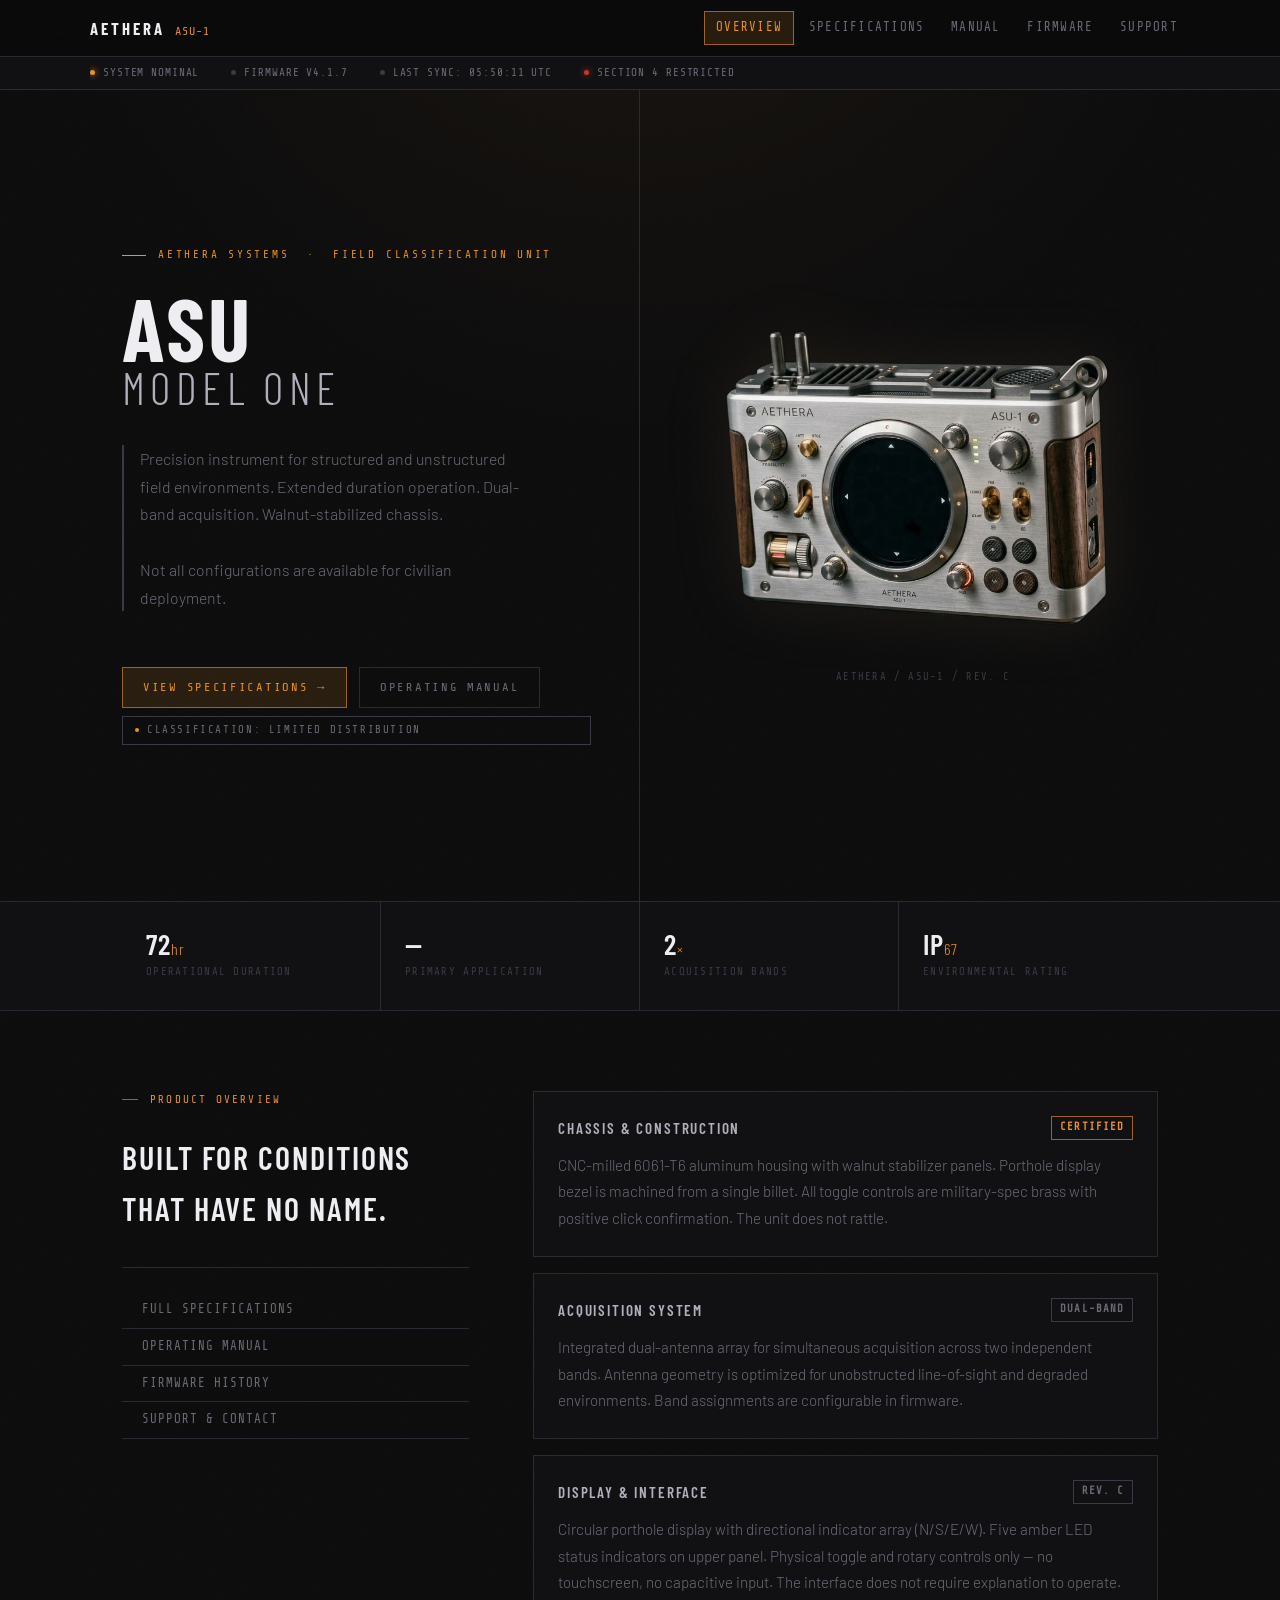
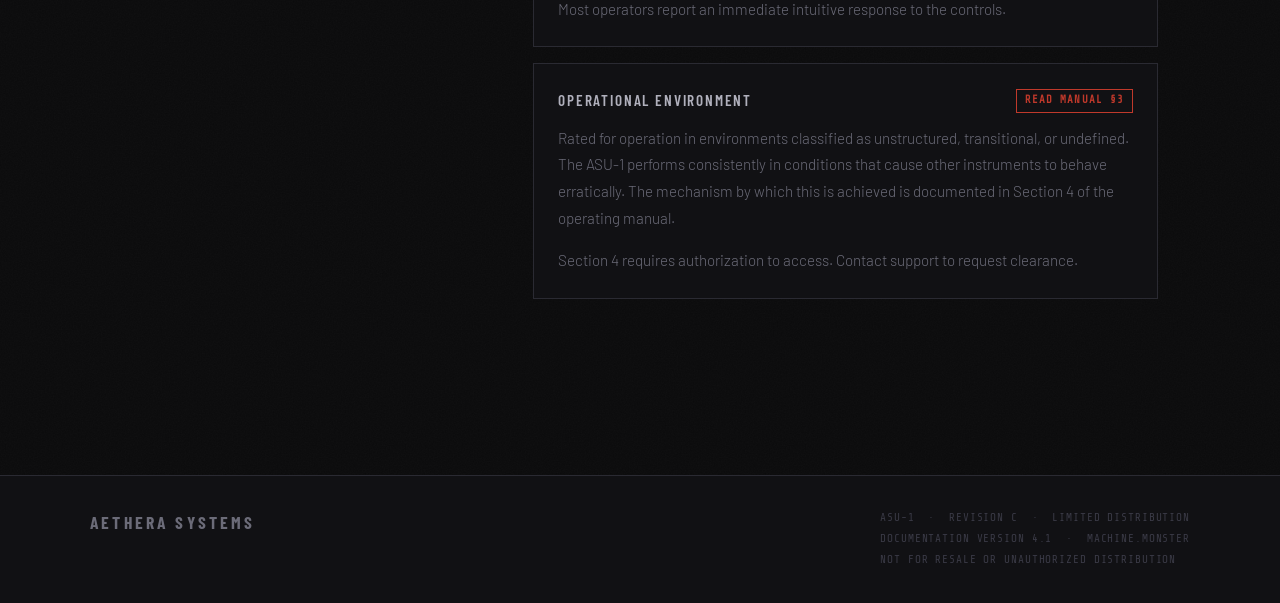
<file: index.html>
<!DOCTYPE html>
<html lang="en">

<head>
  <meta charset="UTF-8">
  <meta name="viewport" content="width=device-width, initial-scale=1.0">
  <title>AETHERA ASU-1 — machine.monster</title>
  <meta name="description" content="AETHERA ASU-1. Field classification unit. Extended duration operation.">
  <link rel="stylesheet" href="style.css">
</head>

<body>

  <header class="site-header">
    <div class="header-inner">
      <a href="./" class="wordmark">
        <span class="brand">Aethera</span>
        <span class="model">ASU-1</span>
      </a>
      <nav>
        <ul>
          <li><a href="./" class="active">Overview</a></li>
          <li><a href="specifications/">Specifications</a></li>
          <li><a href="manual/">Manual</a></li>
          <li><a href="firmware/">Firmware</a></li>
          <li><a href="support/">Support</a></li>
        </ul>
      </nav>
      <button class="nav-toggle" aria-label="Toggle navigation" aria-expanded="false">
        <span class="nav-toggle-bar"></span>
        <span class="nav-toggle-bar"></span>
        <span class="nav-toggle-bar"></span>
      </button>
    </div>
  </header>

  <div class="status-bar">
    <div class="status-bar-inner">
      <div class="status-item"><span class="status-dot"></span> System nominal</div>
      <div class="status-item"><span class="status-dot dim"></span> Firmware v4.1.7</div>
      <div class="status-item"><span class="status-dot dim"></span> Last sync: <span id="sync-time"></span></div>
      <div class="status-item"><span class="status-dot red"></span> Section 4 restricted</div>
    </div>
  </div>

  <main>
    <div class="site-wrapper">
      <div class="hero">
        <div class="hero-left">
          <div class="hero-kicker">Aethera Systems &nbsp;·&nbsp; Field Classification Unit</div>
          <h1>
            ASU
            <span class="model-line">Model One</span>
          </h1>
          <p class="hero-desc">
            Precision instrument for structured and unstructured field environments.
            Extended duration operation. Dual-band acquisition. Walnut-stabilized chassis.
            <br><br>
            Not all configurations are available for civilian deployment.
          </p>
          <div class="hero-links">
            <a href="specifications/" class="btn-primary">View Specifications →</a>
            <a href="manual/" class="btn-ghost">Operating Manual</a>
          </div>
          <div class="classification">
            <span class="cls-dot"></span>
            Classification: Limited Distribution
          </div>
        </div>

        <div class="hero-right">
          <div class="machine-img-wrap">
            <img src="machine.png" alt="AETHERA ASU-1 Field Unit">
            <div class="machine-label">AETHERA / ASU-1 / REV. C</div>
          </div>
        </div>
      </div>
    </div>

    <div class="stats-row">
      <div class="stats-inner">
        <div class="stat-item">
          <div class="stat-value">72<span>hr</span></div>
          <div class="stat-label">Operational Duration</div>
        </div>
        <div class="stat-item">
          <div class="stat-value">—</div>
          <div class="stat-label">Primary Application</div>
        </div>
        <div class="stat-item">
          <div class="stat-value">2<span>×</span></div>
          <div class="stat-label">Acquisition Bands</div>
        </div>
        <div class="stat-item">
          <div class="stat-value">IP<span>67</span></div>
          <div class="stat-label">Environmental Rating</div>
        </div>
      </div>
    </div>

    <div class="site-wrapper">
      <div class="overview">
        <div class="overview-grid">

          <div class="overview-label-col">
            <div class="section-label">Product Overview</div>
            <h2>Built for conditions that have no name.</h2>
            <ul class="nav-list">
              <li><a href="specifications/">Full Specifications</a></li>
              <li><a href="manual/">Operating Manual</a></li>
              <li><a href="firmware/">Firmware History</a></li>
              <li><a href="support/">Support & Contact</a></li>
            </ul>
          </div>

          <div class="overview-content">
            <div class="panel">
              <div class="panel-title">
                Chassis & Construction
                <span class="panel-tag ok">Certified</span>
              </div>
              <p>CNC-milled 6061-T6 aluminum housing with walnut stabilizer panels. Porthole display bezel is machined
                from a single billet. All toggle controls are military-spec brass with positive click confirmation. The
                unit does not rattle.</p>
            </div>

            <div class="panel">
              <div class="panel-title">
                Acquisition System
                <span class="panel-tag">Dual-Band</span>
              </div>
              <p>Integrated dual-antenna array for simultaneous acquisition across two independent bands. Antenna
                geometry is optimized for unobstructed line-of-sight and degraded environments. Band assignments are
                configurable in firmware.</p>
            </div>

            <div class="panel">
              <div class="panel-title">
                Display & Interface
                <span class="panel-tag">Rev. C</span>
              </div>
              <p>Circular porthole display with directional indicator array (N/S/E/W). Five amber LED status indicators
                on upper panel. Physical toggle and rotary controls only — no touchscreen, no capacitive input. The
                interface does not require explanation to operate. Most operators report an immediate intuitive response
                to the controls.</p>
            </div>

            <div class="panel">
              <div class="panel-title">
                Operational Environment
                <span class="panel-tag warn">Read Manual §3</span>
              </div>
              <p>Rated for operation in environments classified as unstructured, transitional, or undefined. The ASU-1
                performs consistently in conditions that cause other instruments to behave erratically. The mechanism by
                which this is achieved is documented in Section 4 of the operating manual.</p>
              <p class="note-access">Section 4 requires
                authorization to access. Contact support to request clearance.</p>
            </div>

          </div>
        </div>
      </div>
    </div>
  </main>

  <footer>
    <div class="footer-inner">
      <div class="footer-brand">Aethera Systems</div>
      <div class="footer-meta">
        ASU-1 &nbsp;·&nbsp; Revision C &nbsp;·&nbsp; Limited Distribution<br>
        Documentation version 4.1 &nbsp;·&nbsp; machine.monster<br>
        Not for resale or unauthorized distribution
      </div>
    </div>
  </footer>

  <script>
    const now = new Date();
    const pad = n => String(n).padStart(2, '0');
    document.getElementById('sync-time').textContent =
      `${pad(now.getHours())}:${pad(now.getMinutes())}:${pad(now.getSeconds())} UTC`;

    const navToggle = document.querySelector('.nav-toggle');
    const siteHeader = document.querySelector('.site-header');
    navToggle.addEventListener('click', () => {
      const open = siteHeader.classList.toggle('nav-open');
      navToggle.setAttribute('aria-expanded', open);
    });
    document.addEventListener('click', e => {
      if (!siteHeader.contains(e.target)) {
        siteHeader.classList.remove('nav-open');
        navToggle.setAttribute('aria-expanded', 'false');
      }
    });
  </script>

</body>

</html>
</file>
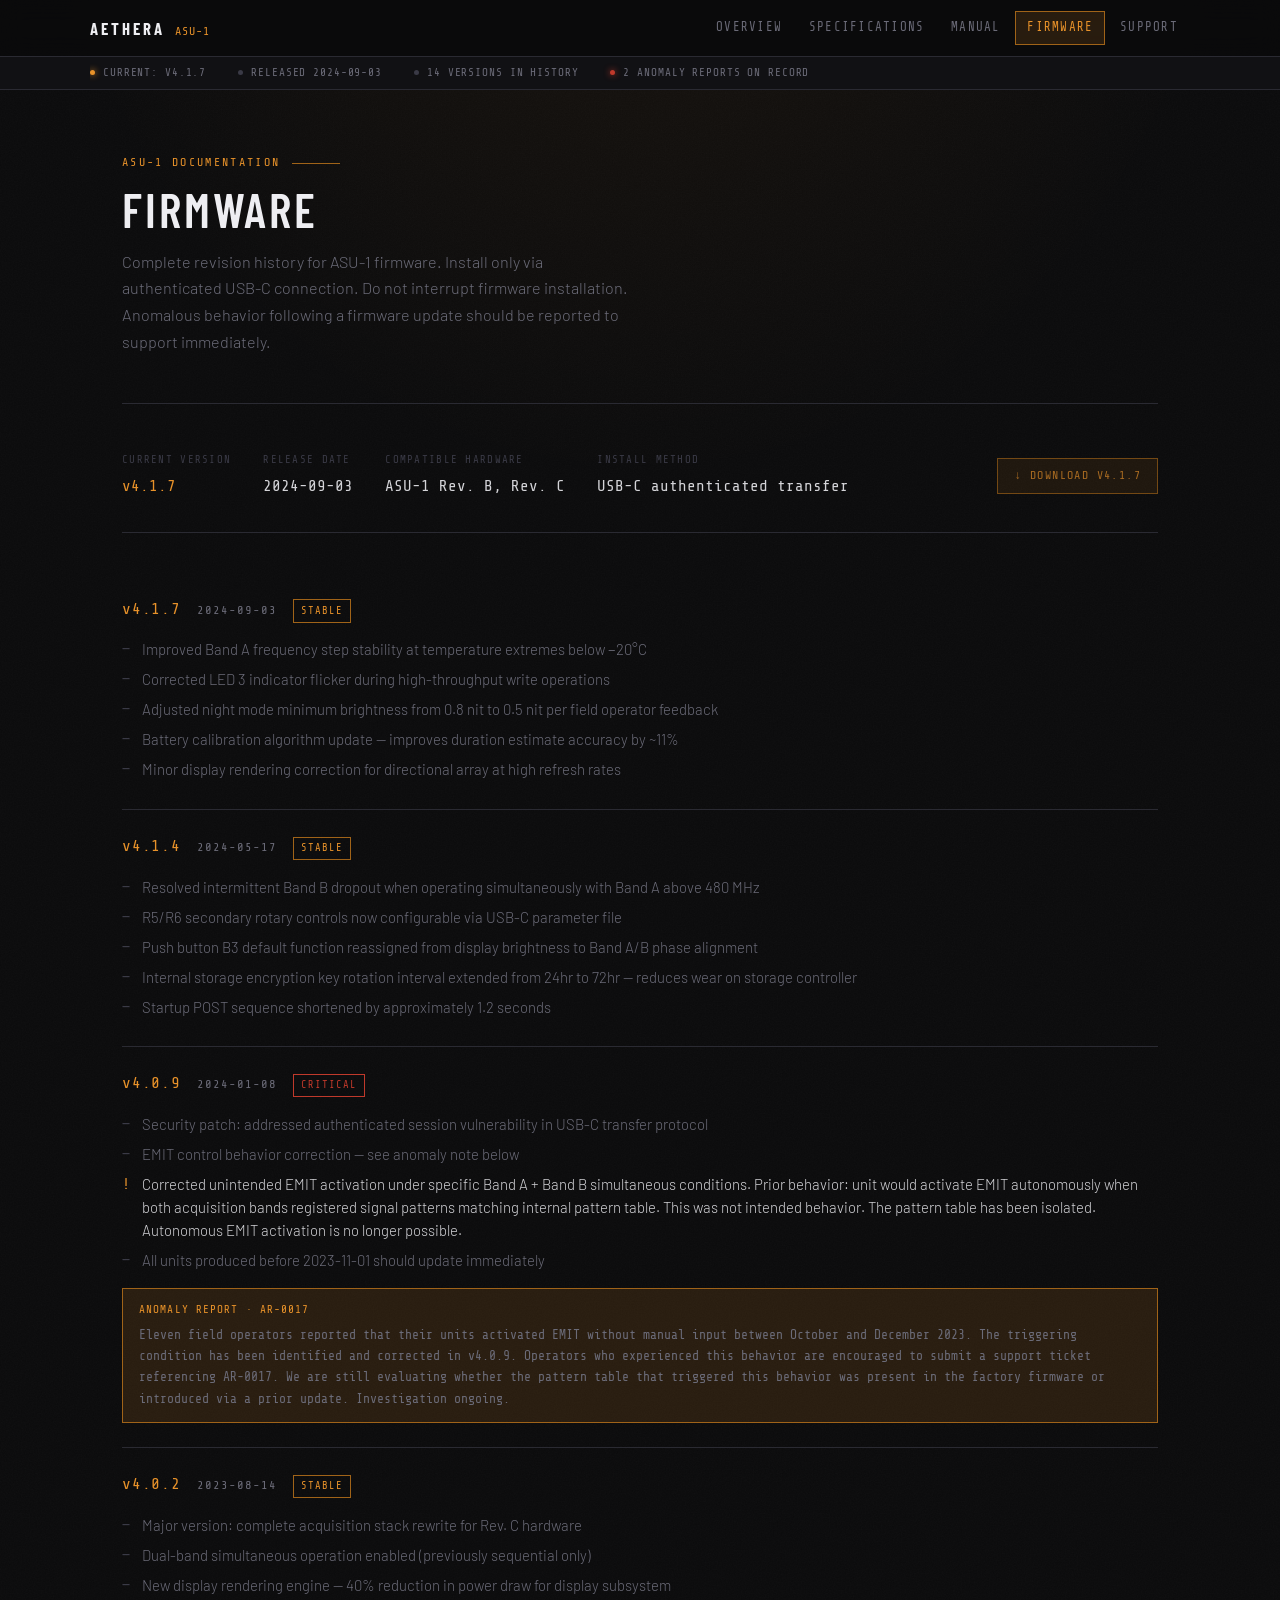
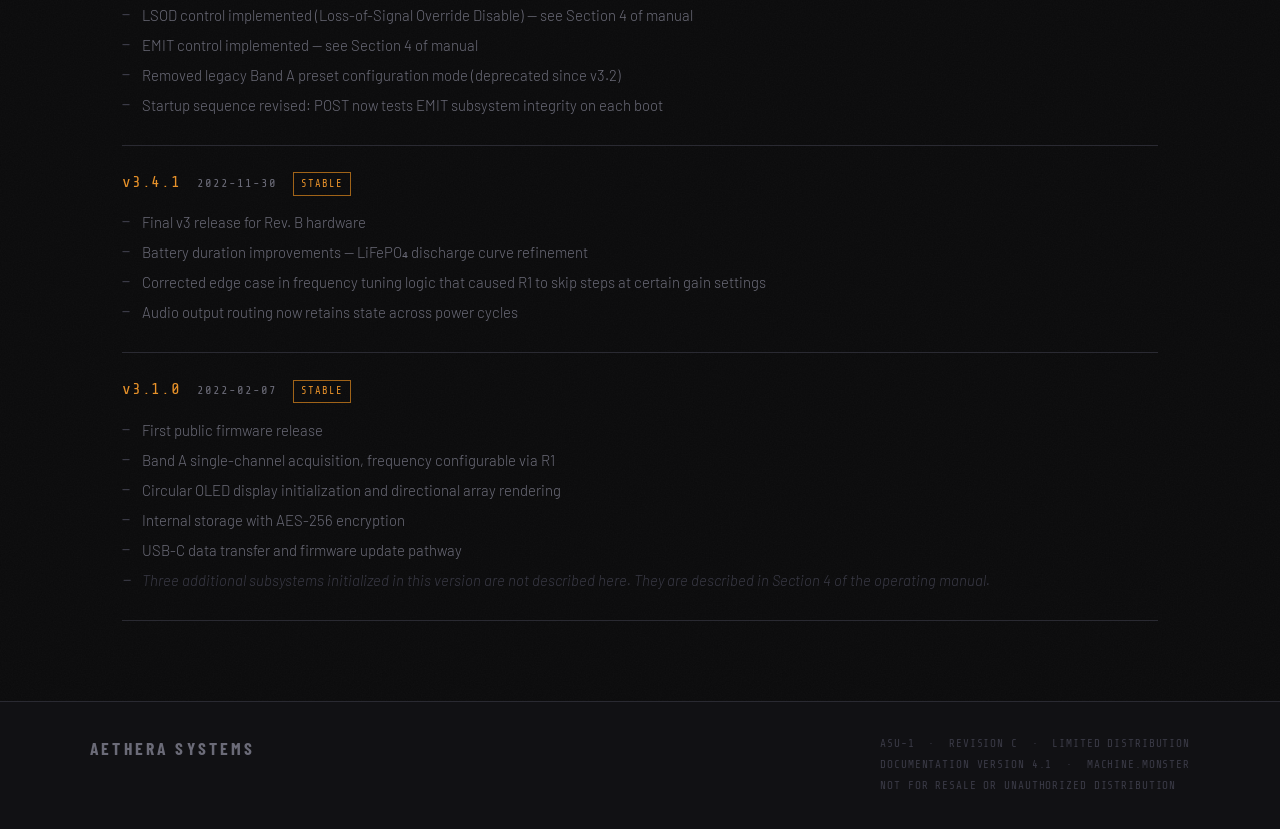
<file: firmware/index.html>
<!DOCTYPE html>
<html lang="en">
<head>
  <meta charset="UTF-8">
  <meta name="viewport" content="width=device-width, initial-scale=1.0">
  <title>Firmware — AETHERA ASU-1</title>
  <link rel="stylesheet" href="../style.css">
</head>
<body>

  <header class="site-header">
    <div class="header-inner">
      <a href="../" class="wordmark">
        <span class="brand">Aethera</span>
        <span class="model">ASU-1</span>
      </a>
      <nav>
        <ul>
          <li><a href="../">Overview</a></li>
          <li><a href="../specifications/">Specifications</a></li>
          <li><a href="../manual/">Manual</a></li>
          <li><a href="../firmware/" class="active">Firmware</a></li>
          <li><a href="../support/">Support</a></li>
        </ul>
      </nav>
      <button class="nav-toggle" aria-label="Toggle navigation" aria-expanded="false">
        <span class="nav-toggle-bar"></span>
        <span class="nav-toggle-bar"></span>
        <span class="nav-toggle-bar"></span>
      </button>
    </div>
  </header>

  <div class="status-bar">
    <div class="status-bar-inner">
      <div class="status-item"><span class="status-dot"></span> Current: v4.1.7</div>
      <div class="status-item"><span class="status-dot dim"></span> Released 2024-09-03</div>
      <div class="status-item"><span class="status-dot dim"></span> 14 versions in history</div>
      <div class="status-item"><span class="status-dot red"></span> 2 anomaly reports on record</div>
    </div>
  </div>

  <main>
    <div class="site-wrapper">
      <div class="page-hero">
        <div class="eyebrow">ASU-1 Documentation</div>
        <h1>Firmware</h1>
        <p class="subtitle">Complete revision history for ASU-1 firmware. Install only via authenticated USB-C connection. Do not interrupt firmware installation. Anomalous behavior following a firmware update should be reported to support immediately.</p>
      </div>

      <div class="fw-meta-bar">
        <div class="fw-meta-item">
          <span class="fw-meta-label">Current Version</span>
          <span class="fw-meta-value amber">v4.1.7</span>
        </div>
        <div class="fw-meta-item">
          <span class="fw-meta-label">Release Date</span>
          <span class="fw-meta-value">2024-09-03</span>
        </div>
        <div class="fw-meta-item">
          <span class="fw-meta-label">Compatible Hardware</span>
          <span class="fw-meta-value">ASU-1 Rev. B, Rev. C</span>
        </div>
        <div class="fw-meta-item">
          <span class="fw-meta-label">Install Method</span>
          <span class="fw-meta-value">USB-C authenticated transfer</span>
        </div>
        <div class="fw-download-wrap">
          <span class="fw-install-btn">↓ Download v4.1.7</span>
        </div>
      </div>

      <!-- v4.1.7 -->
      <div class="fw-entry">
        <div class="fw-header">
          <span class="fw-version">v4.1.7</span>
          <span class="fw-date">2024-09-03</span>
          <span class="fw-tag stable">Stable</span>
        </div>
        <ul class="fw-changes">
          <li>Improved Band A frequency step stability at temperature extremes below −20°C</li>
          <li>Corrected LED 3 indicator flicker during high-throughput write operations</li>
          <li>Adjusted night mode minimum brightness from 0.8 nit to 0.5 nit per field operator feedback</li>
          <li>Battery calibration algorithm update — improves duration estimate accuracy by ~11%</li>
          <li>Minor display rendering correction for directional array at high refresh rates</li>
        </ul>
      </div>

      <!-- v4.1.4 -->
      <div class="fw-entry">
        <div class="fw-header">
          <span class="fw-version">v4.1.4</span>
          <span class="fw-date">2024-05-17</span>
          <span class="fw-tag stable">Stable</span>
        </div>
        <ul class="fw-changes">
          <li>Resolved intermittent Band B dropout when operating simultaneously with Band A above 480 MHz</li>
          <li>R5/R6 secondary rotary controls now configurable via USB-C parameter file</li>
          <li>Push button B3 default function reassigned from display brightness to Band A/B phase alignment</li>
          <li>Internal storage encryption key rotation interval extended from 24hr to 72hr — reduces wear on storage controller</li>
          <li>Startup POST sequence shortened by approximately 1.2 seconds</li>
        </ul>
      </div>

      <!-- v4.0.9 -->
      <div class="fw-entry">
        <div class="fw-header">
          <span class="fw-version">v4.0.9</span>
          <span class="fw-date">2024-01-08</span>
          <span class="fw-tag critical">Critical</span>
        </div>
        <ul class="fw-changes">
          <li>Security patch: addressed authenticated session vulnerability in USB-C transfer protocol</li>
          <li>EMIT control behavior correction — see anomaly note below</li>
          <li class="anomaly">Corrected unintended EMIT activation under specific Band A + Band B simultaneous conditions. Prior behavior: unit would activate EMIT autonomously when both acquisition bands registered signal patterns matching internal pattern table. This was not intended behavior. The pattern table has been isolated. Autonomous EMIT activation is no longer possible.</li>
          <li>All units produced before 2023-11-01 should update immediately</li>
        </ul>
        <div class="anomaly-note">
          <span class="an-label">Anomaly Report · AR-0017</span>
          Eleven field operators reported that their units activated EMIT without manual input between October and December 2023. The triggering condition has been identified and corrected in v4.0.9. Operators who experienced this behavior are encouraged to submit a support ticket referencing AR-0017. We are still evaluating whether the pattern table that triggered this behavior was present in the factory firmware or introduced via a prior update. Investigation ongoing.
        </div>
      </div>

      <!-- v4.0.2 -->
      <div class="fw-entry">
        <div class="fw-header">
          <span class="fw-version">v4.0.2</span>
          <span class="fw-date">2023-08-14</span>
          <span class="fw-tag stable">Stable</span>
        </div>
        <ul class="fw-changes">
          <li>Major version: complete acquisition stack rewrite for Rev. C hardware</li>
          <li>Dual-band simultaneous operation enabled (previously sequential only)</li>
          <li>New display rendering engine — 40% reduction in power draw for display subsystem</li>
          <li>LSOD control implemented (Loss-of-Signal Override Disable) — see Section 4 of manual</li>
          <li>EMIT control implemented — see Section 4 of manual</li>
          <li>Removed legacy Band A preset configuration mode (deprecated since v3.2)</li>
          <li>Startup sequence revised: POST now tests EMIT subsystem integrity on each boot</li>
        </ul>
      </div>

      <!-- v3.4.1 -->
      <div class="fw-entry">
        <div class="fw-header">
          <span class="fw-version">v3.4.1</span>
          <span class="fw-date">2022-11-30</span>
          <span class="fw-tag stable">Stable</span>
        </div>
        <ul class="fw-changes">
          <li>Final v3 release for Rev. B hardware</li>
          <li>Battery duration improvements — LiFePO₄ discharge curve refinement</li>
          <li>Corrected edge case in frequency tuning logic that caused R1 to skip steps at certain gain settings</li>
          <li>Audio output routing now retains state across power cycles</li>
        </ul>
      </div>

      <!-- v3.1.0 -->
      <div class="fw-entry">
        <div class="fw-header">
          <span class="fw-version">v3.1.0</span>
          <span class="fw-date">2022-02-07</span>
          <span class="fw-tag stable">Stable</span>
        </div>
        <ul class="fw-changes">
          <li>First public firmware release</li>
          <li>Band A single-channel acquisition, frequency configurable via R1</li>
          <li>Circular OLED display initialization and directional array rendering</li>
          <li>Internal storage with AES-256 encryption</li>
          <li>USB-C data transfer and firmware update pathway</li>
          <li class="redact">Three additional subsystems initialized in this version are not described here. They are described in Section 4 of the operating manual.</li>
        </ul>
      </div>

    </div>
  </main>

  <footer>
    <div class="footer-inner">
      <div class="footer-brand">Aethera Systems</div>
      <div class="footer-meta">
        ASU-1 &nbsp;·&nbsp; Revision C &nbsp;·&nbsp; Limited Distribution<br>
        Documentation version 4.1 &nbsp;·&nbsp; machine.monster<br>
        Not for resale or unauthorized distribution
      </div>
    </div>
  </footer>

  <script>
    const navToggle = document.querySelector('.nav-toggle');
    const siteHeader = document.querySelector('.site-header');
    navToggle.addEventListener('click', () => {
      const open = siteHeader.classList.toggle('nav-open');
      navToggle.setAttribute('aria-expanded', open);
    });
    document.addEventListener('click', e => {
      if (!siteHeader.contains(e.target)) {
        siteHeader.classList.remove('nav-open');
        navToggle.setAttribute('aria-expanded', 'false');
      }
    });
  </script>
</body>
</html>
</file>
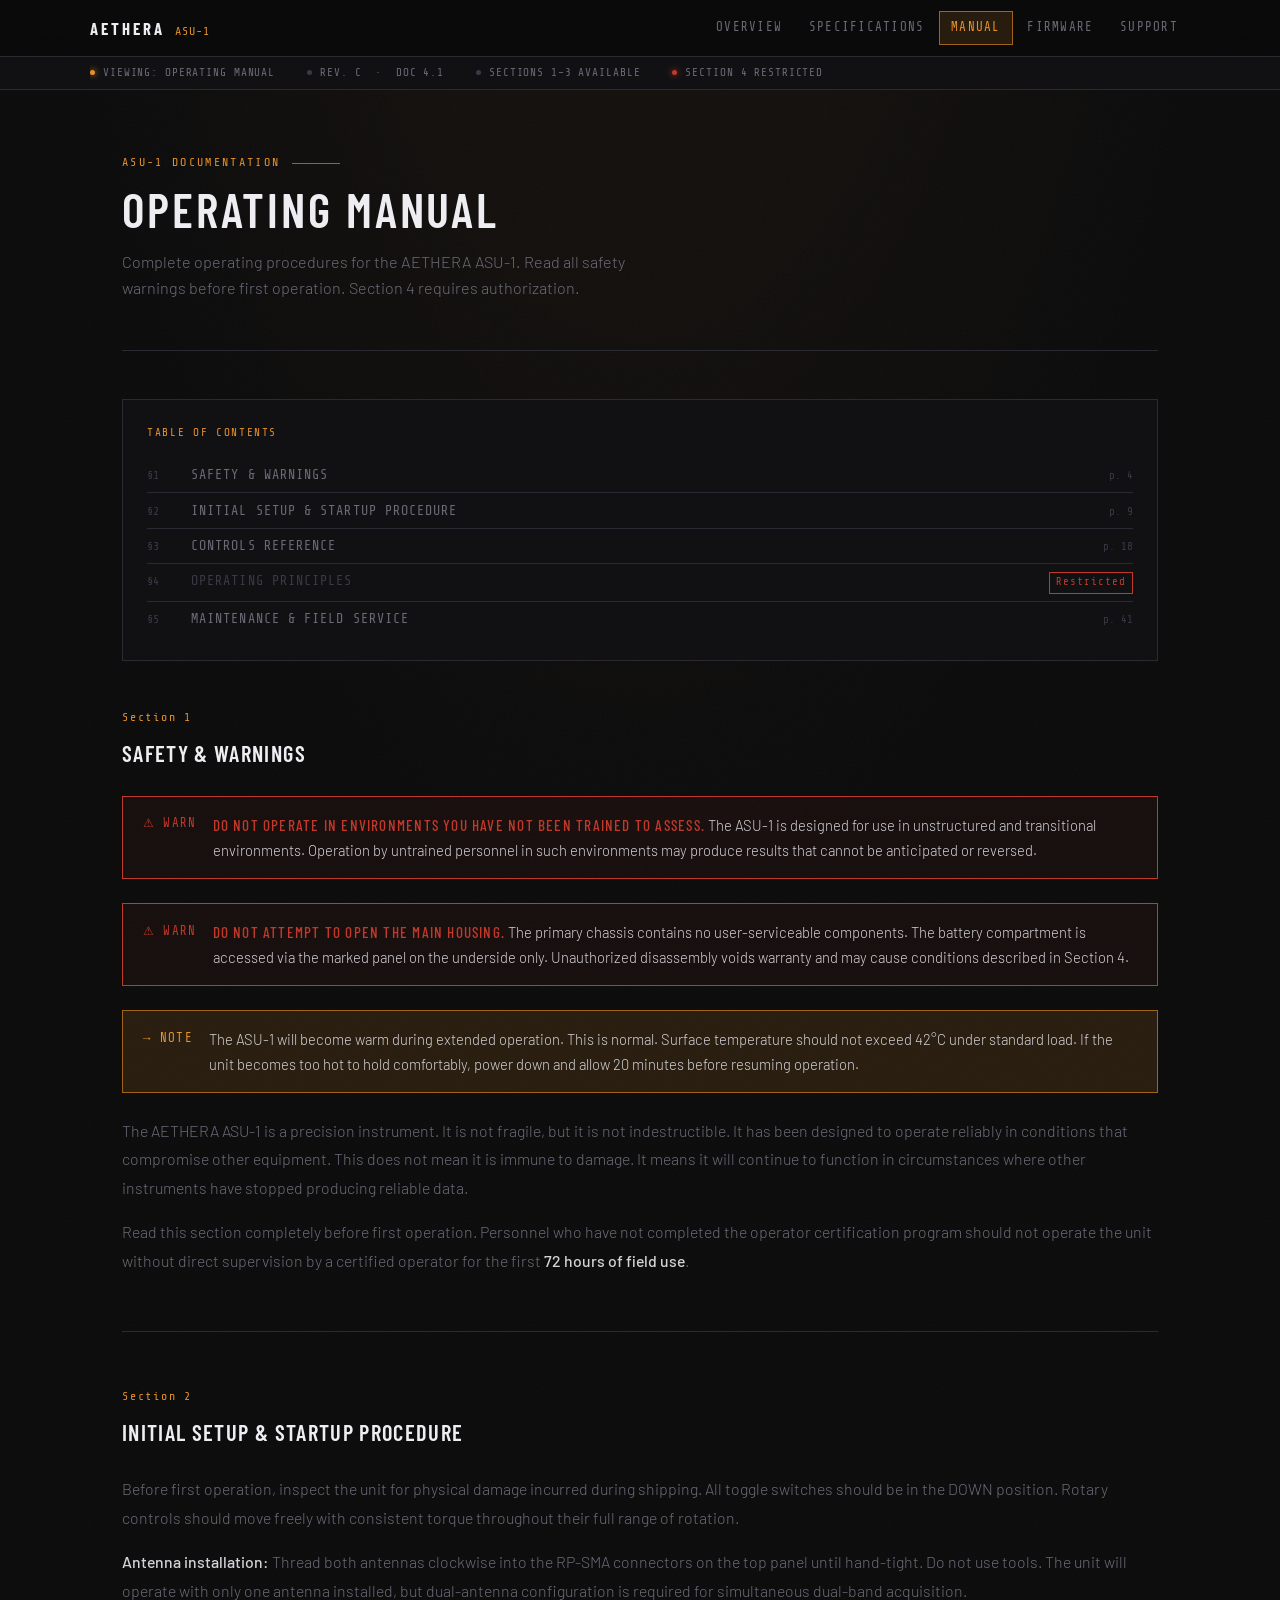
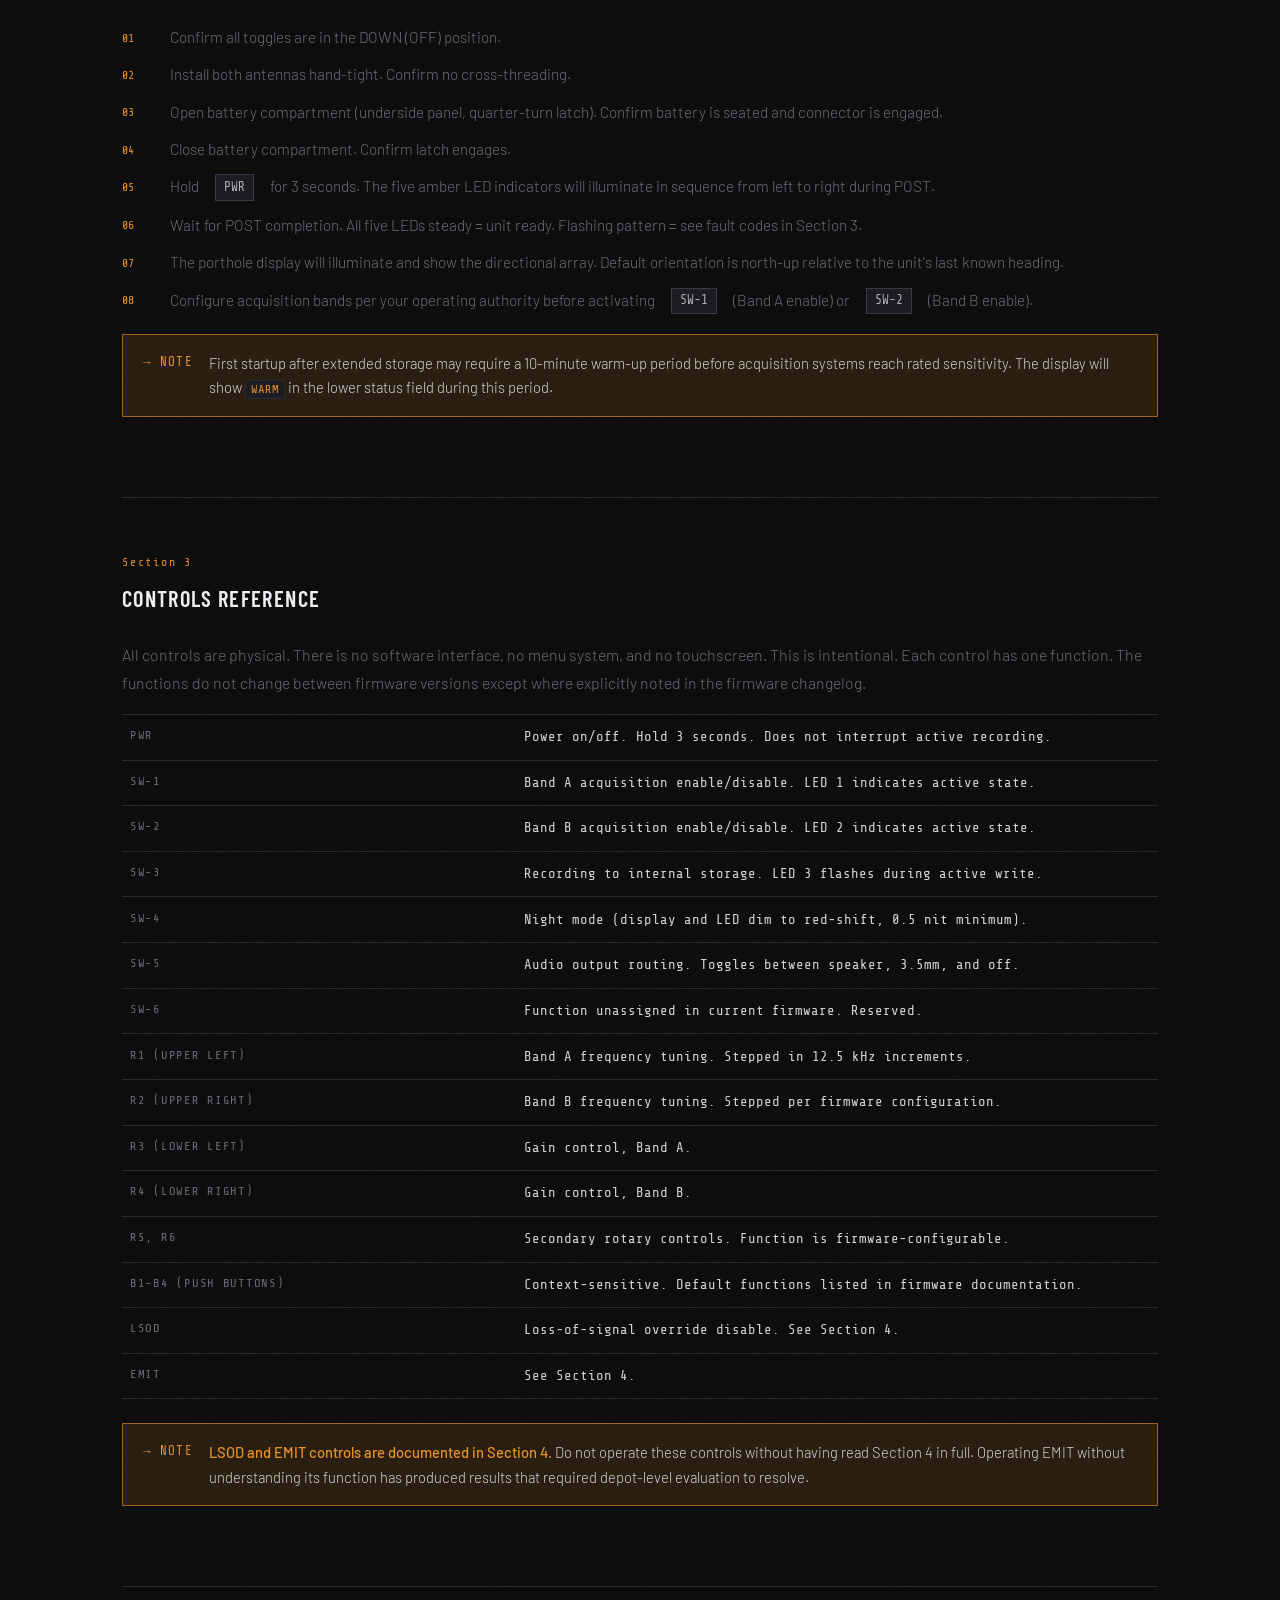
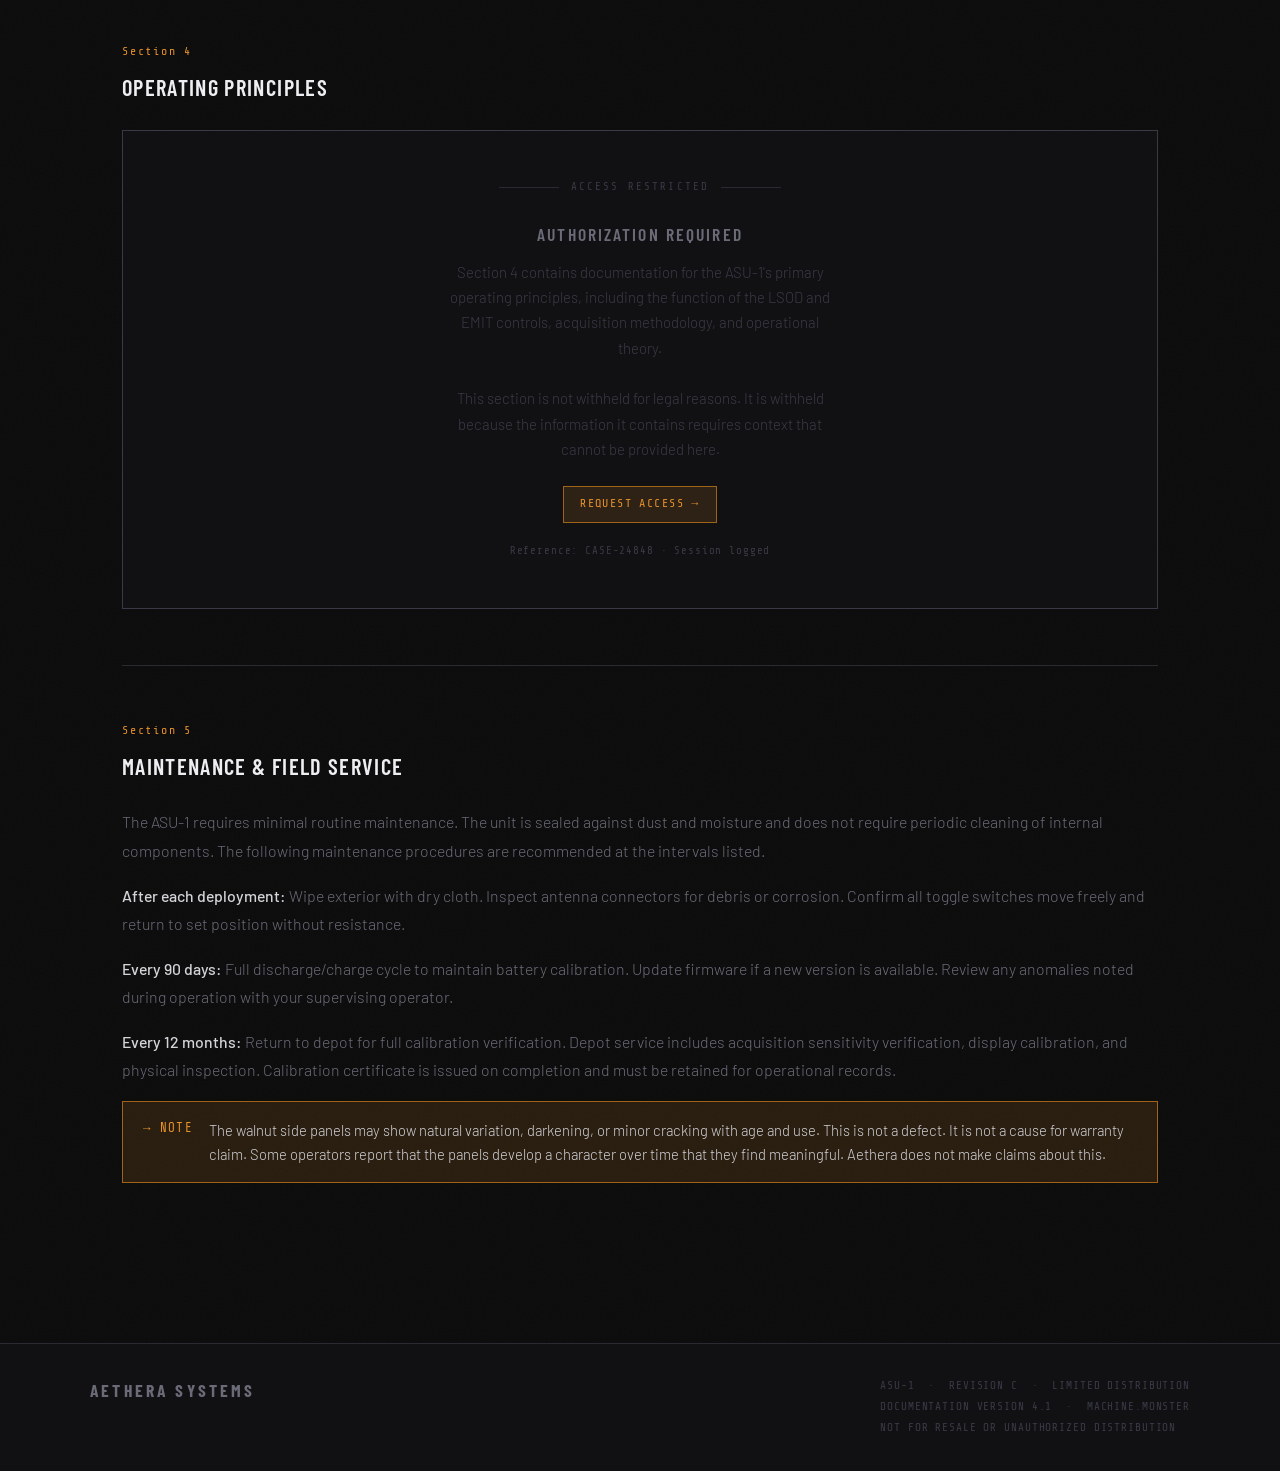
<file: manual/index.html>
<!DOCTYPE html>
<html lang="en">
<head>
  <meta charset="UTF-8">
  <meta name="viewport" content="width=device-width, initial-scale=1.0">
  <title>Operating Manual — AETHERA ASU-1</title>
  <link rel="stylesheet" href="../style.css">
</head>
<body>

  <header class="site-header">
    <div class="header-inner">
      <a href="../" class="wordmark">
        <span class="brand">Aethera</span>
        <span class="model">ASU-1</span>
      </a>
      <nav>
        <ul>
          <li><a href="../">Overview</a></li>
          <li><a href="../specifications/">Specifications</a></li>
          <li><a href="../manual/" class="active">Manual</a></li>
          <li><a href="../firmware/">Firmware</a></li>
          <li><a href="../support/">Support</a></li>
        </ul>
      </nav>
      <button class="nav-toggle" aria-label="Toggle navigation" aria-expanded="false">
        <span class="nav-toggle-bar"></span>
        <span class="nav-toggle-bar"></span>
        <span class="nav-toggle-bar"></span>
      </button>
    </div>
  </header>

  <div class="status-bar">
    <div class="status-bar-inner">
      <div class="status-item"><span class="status-dot"></span> Viewing: Operating Manual</div>
      <div class="status-item"><span class="status-dot dim"></span> Rev. C &nbsp;·&nbsp; Doc 4.1</div>
      <div class="status-item"><span class="status-dot dim"></span> Sections 1–3 available</div>
      <div class="status-item"><span class="status-dot red"></span> Section 4 restricted</div>
    </div>
  </div>

  <main>
    <div class="site-wrapper">
      <div class="page-hero">
        <div class="eyebrow">ASU-1 Documentation</div>
        <h1>Operating Manual</h1>
        <p class="subtitle">Complete operating procedures for the AETHERA ASU-1. Read all safety warnings before first operation. Section 4 requires authorization.</p>
      </div>

      <div class="manual-toc">
        <div class="toc-title">Table of Contents</div>
        <ol>
          <li><a href="#section-1">Safety &amp; Warnings</a><span class="toc-page">p. 4</span></li>
          <li><a href="#section-2">Initial Setup &amp; Startup Procedure</a><span class="toc-page">p. 9</span></li>
          <li><a href="#section-3">Controls Reference</a><span class="toc-page">p. 18</span></li>
          <li class="locked"><a href="#section-4">Operating Principles</a><span class="toc-lock">Restricted</span></li>
          <li><a href="#section-5">Maintenance &amp; Field Service</a><span class="toc-page">p. 41</span></li>
        </ol>
      </div>

      <!-- SECTION 1 -->
      <div class="manual-section" id="section-1">
        <div class="manual-section-num">Section 1</div>
        <h2>Safety &amp; Warnings</h2>

        <div class="warning-block">
          <span class="warn-icon">⚠ WARN</span>
          <span class="warn-text"><strong>Do not operate in environments you have not been trained to assess.</strong> The ASU-1 is designed for use in unstructured and transitional environments. Operation by untrained personnel in such environments may produce results that cannot be anticipated or reversed.</span>
        </div>

        <div class="warning-block">
          <span class="warn-icon">⚠ WARN</span>
          <span class="warn-text"><strong>Do not attempt to open the main housing.</strong> The primary chassis contains no user-serviceable components. The battery compartment is accessed via the marked panel on the underside only. Unauthorized disassembly voids warranty and may cause conditions described in Section 4.</span>
        </div>

        <div class="notice-block">
          <span class="notice-icon">→ NOTE</span>
          <span class="notice-text">The ASU-1 will become warm during extended operation. This is normal. Surface temperature should not exceed 42°C under standard load. If the unit becomes too hot to hold comfortably, power down and allow 20 minutes before resuming operation.</span>
        </div>

        <p>The AETHERA ASU-1 is a precision instrument. It is not fragile, but it is not indestructible. It has been designed to operate reliably in conditions that compromise other equipment. This does not mean it is immune to damage. It means it will continue to function in circumstances where other instruments have stopped producing reliable data.</p>

        <p>Read this section completely before first operation. Personnel who have not completed the operator certification program should not operate the unit without direct supervision by a certified operator for the first <strong>72 hours of field use</strong>.</p>
      </div>

      <!-- SECTION 2 -->
      <div class="manual-section" id="section-2">
        <div class="manual-section-num">Section 2</div>
        <h2>Initial Setup &amp; Startup Procedure</h2>

        <p>Before first operation, inspect the unit for physical damage incurred during shipping. All toggle switches should be in the DOWN position. Rotary controls should move freely with consistent torque throughout their full range of rotation.</p>

        <p><strong>Antenna installation:</strong> Thread both antennas clockwise into the RP-SMA connectors on the top panel until hand-tight. Do not use tools. The unit will operate with only one antenna installed, but dual-antenna configuration is required for simultaneous dual-band acquisition.</p>

        <ol class="step-list">
          <li>Confirm all toggles are in the DOWN (OFF) position.</li>
          <li>Install both antennas hand-tight. Confirm no cross-threading.</li>
          <li>Open battery compartment (underside panel, quarter-turn latch). Confirm battery is seated and connector is engaged.</li>
          <li>Close battery compartment. Confirm latch engages.</li>
          <li>Hold <span class="control-ref">PWR</span> for 3 seconds. The five amber LED indicators will illuminate in sequence from left to right during POST.</li>
          <li>Wait for POST completion. All five LEDs steady = unit ready. Flashing pattern = see fault codes in Section 3.</li>
          <li>The porthole display will illuminate and show the directional array. Default orientation is north-up relative to the unit's last known heading.</li>
          <li>Configure acquisition bands per your operating authority before activating <span class="control-ref">SW-1</span> (Band A enable) or <span class="control-ref">SW-2</span> (Band B enable).</li>
        </ol>

        <div class="notice-block">
          <span class="notice-icon">→ NOTE</span>
          <span class="notice-text">First startup after extended storage may require a 10-minute warm-up period before acquisition systems reach rated sensitivity. The display will show <code>WARM</code> in the lower status field during this period.</span>
        </div>
      </div>

      <!-- SECTION 3 -->
      <div class="manual-section" id="section-3">
        <div class="manual-section-num">Section 3</div>
        <h2>Controls Reference</h2>

        <p>All controls are physical. There is no software interface, no menu system, and no touchscreen. This is intentional. Each control has one function. The functions do not change between firmware versions except where explicitly noted in the firmware changelog.</p>

        <table class="spec-table spec-table--tight">
          <tr><td>PWR</td><td>Power on/off. Hold 3 seconds. Does not interrupt active recording.</td></tr>
          <tr><td>SW-1</td><td>Band A acquisition enable/disable. LED 1 indicates active state.</td></tr>
          <tr><td>SW-2</td><td>Band B acquisition enable/disable. LED 2 indicates active state.</td></tr>
          <tr><td>SW-3</td><td>Recording to internal storage. LED 3 flashes during active write.</td></tr>
          <tr><td>SW-4</td><td>Night mode (display and LED dim to red-shift, 0.5 nit minimum).</td></tr>
          <tr><td>SW-5</td><td>Audio output routing. Toggles between speaker, 3.5mm, and off.</td></tr>
          <tr><td>SW-6</td><td>Function unassigned in current firmware. Reserved.</td></tr>
          <tr><td>R1 (upper left)</td><td>Band A frequency tuning. Stepped in 12.5 kHz increments.</td></tr>
          <tr><td>R2 (upper right)</td><td>Band B frequency tuning. Stepped per firmware configuration.</td></tr>
          <tr><td>R3 (lower left)</td><td>Gain control, Band A.</td></tr>
          <tr><td>R4 (lower right)</td><td>Gain control, Band B.</td></tr>
          <tr><td>R5, R6</td><td>Secondary rotary controls. Function is firmware-configurable.</td></tr>
          <tr><td>B1–B4 (push buttons)</td><td>Context-sensitive. Default functions listed in firmware documentation.</td></tr>
          <tr><td>LSOD</td><td>Loss-of-signal override disable. See Section 4.</td></tr>
          <tr><td>EMIT</td><td>See Section 4.</td></tr>
        </table>

        <div class="notice-block">
          <span class="notice-icon">→ NOTE</span>
          <span class="notice-text"><strong>LSOD and EMIT controls are documented in Section 4.</strong> Do not operate these controls without having read Section 4 in full. Operating EMIT without understanding its function has produced results that required depot-level evaluation to resolve.</span>
        </div>
      </div>

      <!-- SECTION 4 — LOCKED -->
      <div class="manual-section" id="section-4">
        <div class="manual-section-num">Section 4</div>
        <h2>Operating Principles</h2>

        <div class="locked-section">
          <div class="lock-glyph">Access Restricted</div>
          <div class="lock-title">Authorization Required</div>
          <div class="lock-body">
            Section 4 contains documentation for the ASU-1's primary operating principles, including the function of the LSOD and EMIT controls, acquisition methodology, and operational theory.
            <br><br>
            This section is not withheld for legal reasons. It is withheld because the information it contains requires context that cannot be provided here.
          </div>
          <a href="../support/" class="lock-action">Request Access →</a>
          <div class="lock-case" id="lock-case-num"></div>
        </div>
      </div>

      <!-- SECTION 5 -->
      <div class="manual-section" id="section-5">
        <div class="manual-section-num">Section 5</div>
        <h2>Maintenance &amp; Field Service</h2>

        <p>The ASU-1 requires minimal routine maintenance. The unit is sealed against dust and moisture and does not require periodic cleaning of internal components. The following maintenance procedures are recommended at the intervals listed.</p>

        <p><strong>After each deployment:</strong> Wipe exterior with dry cloth. Inspect antenna connectors for debris or corrosion. Confirm all toggle switches move freely and return to set position without resistance.</p>

        <p><strong>Every 90 days:</strong> Full discharge/charge cycle to maintain battery calibration. Update firmware if a new version is available. Review any anomalies noted during operation with your supervising operator.</p>

        <p><strong>Every 12 months:</strong> Return to depot for full calibration verification. Depot service includes acquisition sensitivity verification, display calibration, and physical inspection. Calibration certificate is issued on completion and must be retained for operational records.</p>

        <div class="notice-block">
          <span class="notice-icon">→ NOTE</span>
          <span class="notice-text">The walnut side panels may show natural variation, darkening, or minor cracking with age and use. This is not a defect. It is not a cause for warranty claim. Some operators report that the panels develop a character over time that they find meaningful. Aethera does not make claims about this.</span>
        </div>
      </div>

    </div>
  </main>

  <footer>
    <div class="footer-inner">
      <div class="footer-brand">Aethera Systems</div>
      <div class="footer-meta">
        ASU-1 &nbsp;·&nbsp; Revision C &nbsp;·&nbsp; Limited Distribution<br>
        Documentation version 4.1 &nbsp;·&nbsp; machine.monster<br>
        Not for resale or unauthorized distribution
      </div>
    </div>
  </footer>

  <script>
    // Generate a plausible case number for the lock
    const seed = Math.floor(Date.now() / 86400000);
    const caseNum = 'CASE-' + (seed * 7919 % 99000 + 10000).toString().toUpperCase();
    document.getElementById('lock-case-num').textContent = 'Reference: ' + caseNum + ' · Session logged';

    const navToggle = document.querySelector('.nav-toggle');
    const siteHeader = document.querySelector('.site-header');
    navToggle.addEventListener('click', () => {
      const open = siteHeader.classList.toggle('nav-open');
      navToggle.setAttribute('aria-expanded', open);
    });
    document.addEventListener('click', e => {
      if (!siteHeader.contains(e.target)) {
        siteHeader.classList.remove('nav-open');
        navToggle.setAttribute('aria-expanded', 'false');
      }
    });
  </script>

</body>
</html>
</file>
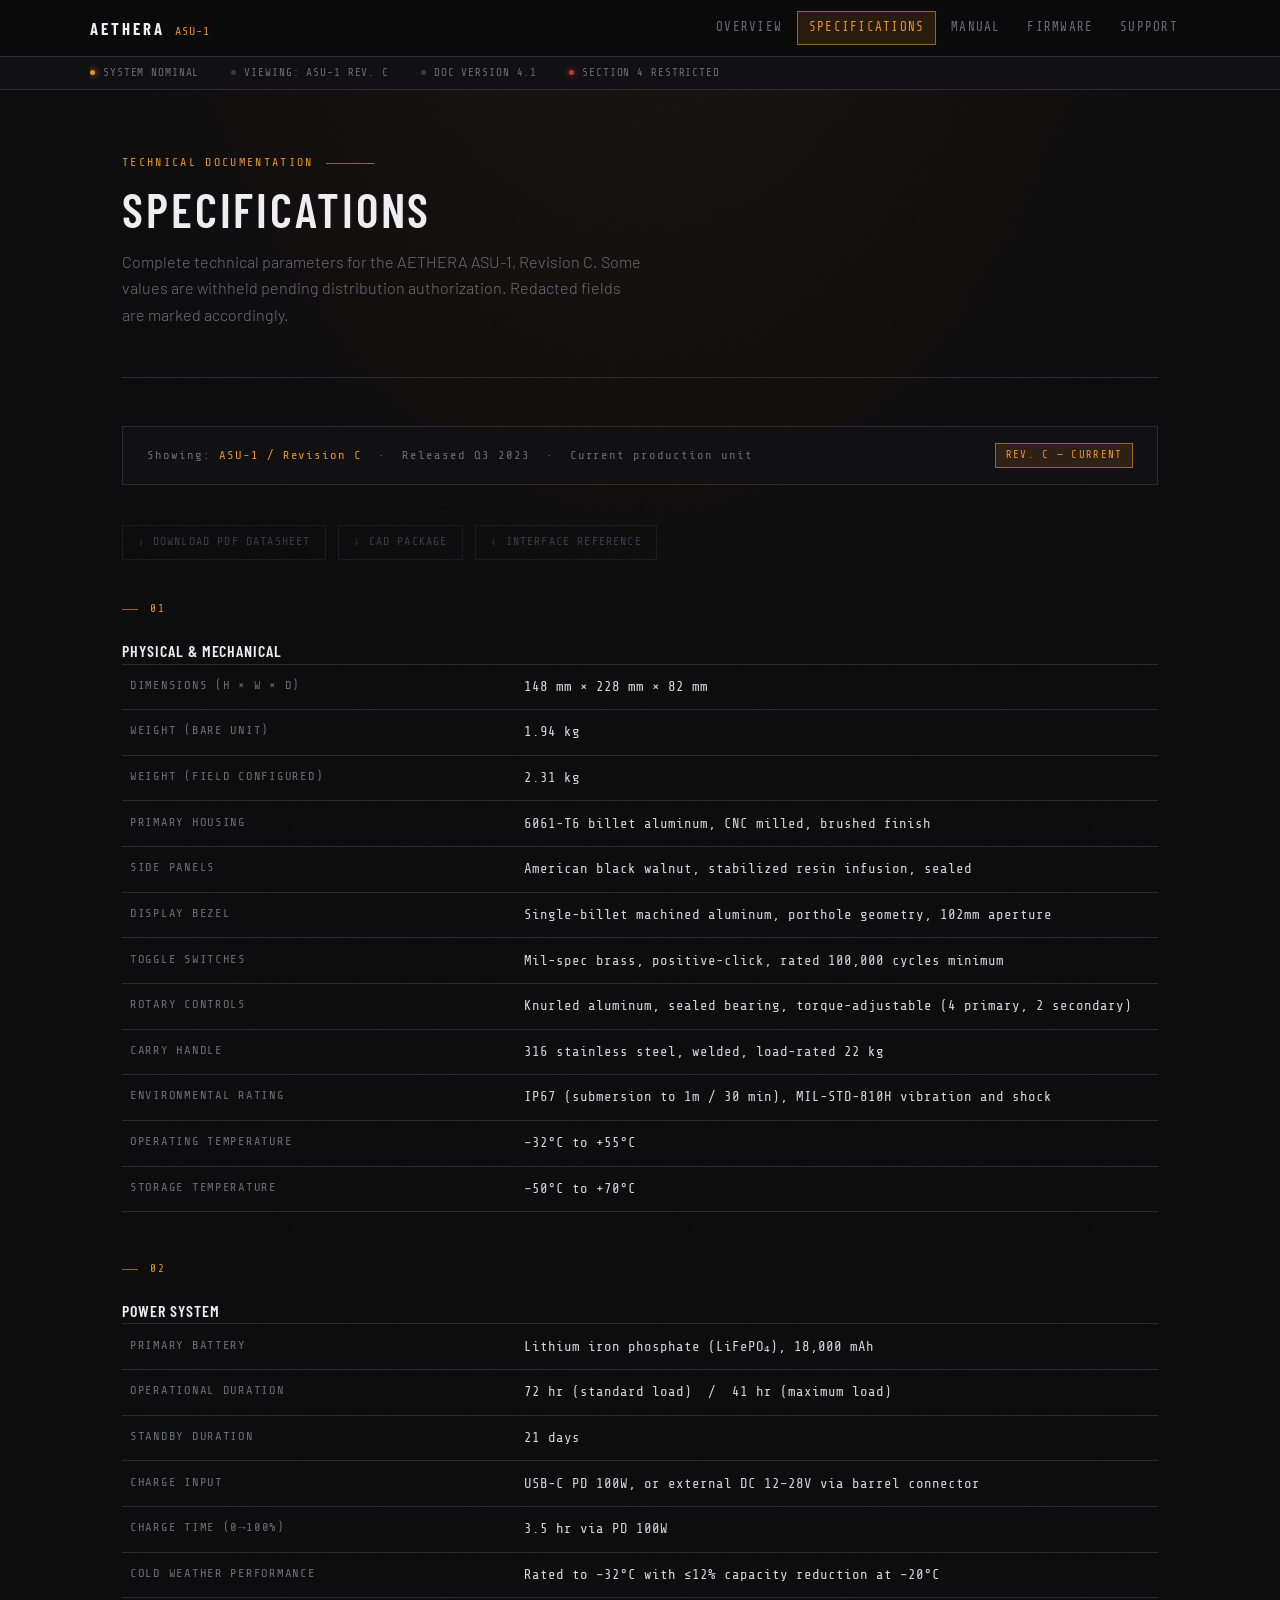
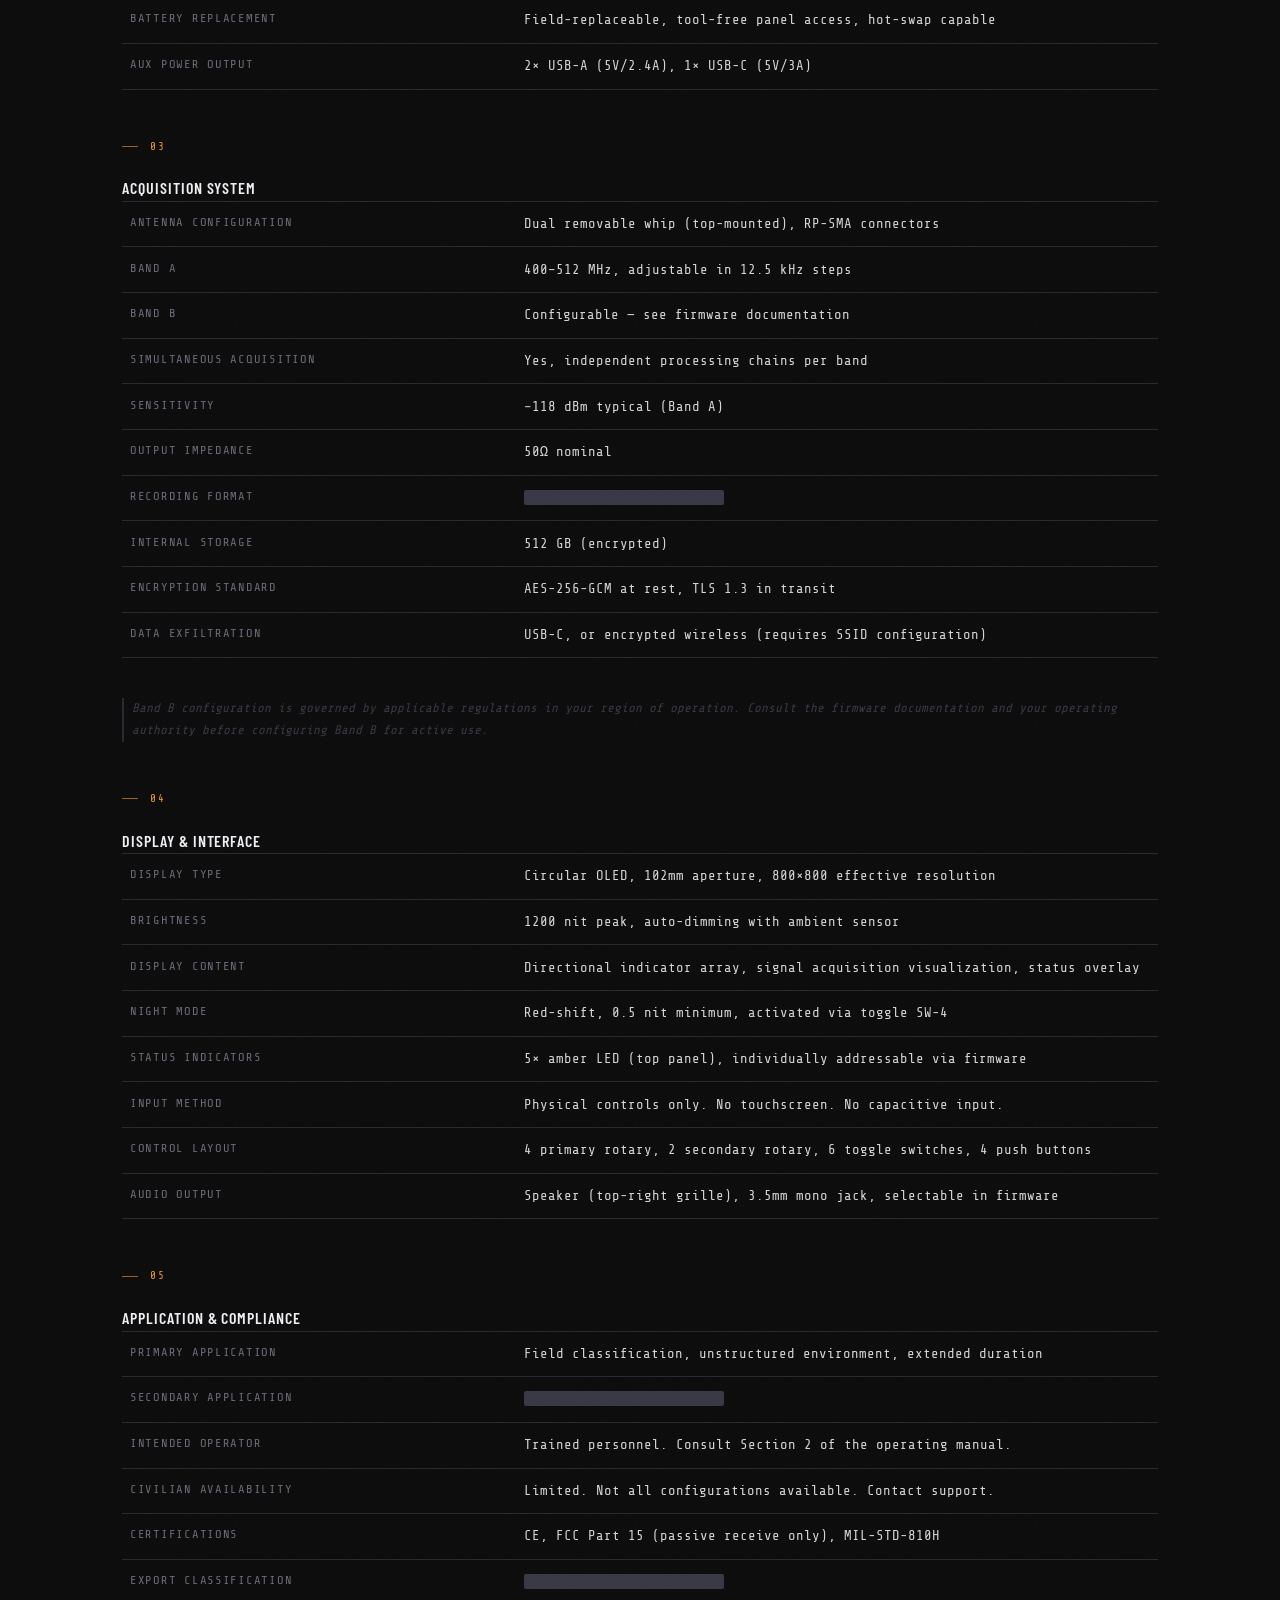
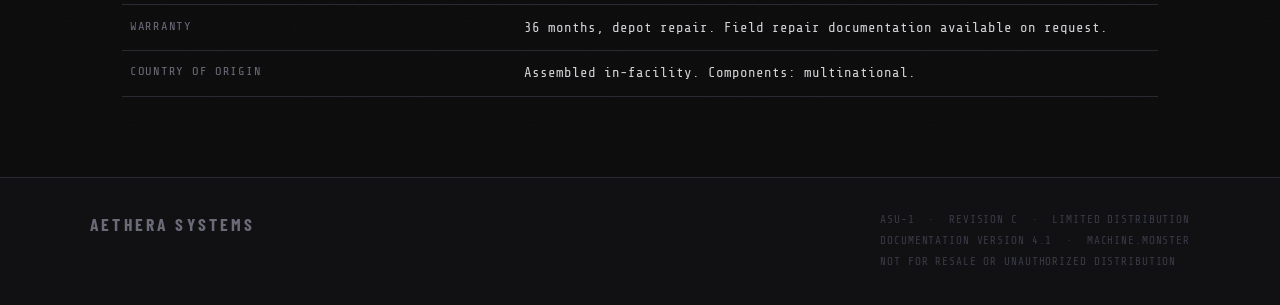
<file: specifications/index.html>
<!DOCTYPE html>
<html lang="en">
<head>
  <meta charset="UTF-8">
  <meta name="viewport" content="width=device-width, initial-scale=1.0">
  <title>Specifications — AETHERA ASU-1</title>
  <link rel="stylesheet" href="../style.css">
</head>
<body>

  <header class="site-header">
    <div class="header-inner">
      <a href="../" class="wordmark">
        <span class="brand">Aethera</span>
        <span class="model">ASU-1</span>
      </a>
      <nav>
        <ul>
          <li><a href="../">Overview</a></li>
          <li><a href="../specifications/" class="active">Specifications</a></li>
          <li><a href="../manual/">Manual</a></li>
          <li><a href="../firmware/">Firmware</a></li>
          <li><a href="../support/">Support</a></li>
        </ul>
      </nav>
      <button class="nav-toggle" aria-label="Toggle navigation" aria-expanded="false">
        <span class="nav-toggle-bar"></span>
        <span class="nav-toggle-bar"></span>
        <span class="nav-toggle-bar"></span>
      </button>
    </div>
  </header>

  <div class="status-bar">
    <div class="status-bar-inner">
      <div class="status-item"><span class="status-dot"></span> System nominal</div>
      <div class="status-item"><span class="status-dot dim"></span> Viewing: ASU-1 Rev. C</div>
      <div class="status-item"><span class="status-dot dim"></span> Doc version 4.1</div>
      <div class="status-item"><span class="status-dot red"></span> Section 4 restricted</div>
    </div>
  </div>

  <main>
    <div class="site-wrapper">
      <div class="page-hero">
        <div class="eyebrow">Technical Documentation</div>
        <h1>Specifications</h1>
        <p class="subtitle">Complete technical parameters for the AETHERA ASU-1, Revision C. Some values are withheld pending distribution authorization. Redacted fields are marked accordingly.</p>
      </div>

      <div class="compare-bar">
        <span class="cb-text">Showing: <span>ASU-1 / Revision C</span> &nbsp;·&nbsp; Released Q3 2023 &nbsp;·&nbsp; Current production unit</span>
        <span class="revision-badge">Rev. C — Current</span>
      </div>

      <div class="download-row">
        <a href="#" class="dl-btn">↓ Download PDF Datasheet</a>
        <a href="#" class="dl-btn">↓ CAD Package</a>
        <a href="#" class="dl-btn">↓ Interface Reference</a>
      </div>

      <!-- PHYSICAL -->
      <div class="spec-group">
        <div class="section-label">01</div>
        <div class="spec-group-header"><h2>Physical &amp; Mechanical</h2></div>
        <table class="spec-table">
          <tr><td>Dimensions (H × W × D)</td><td>148 mm × 228 mm × 82 mm</td></tr>
          <tr><td>Weight (bare unit)</td><td>1.94 kg</td></tr>
          <tr><td>Weight (field configured)</td><td>2.31 kg</td></tr>
          <tr><td>Primary housing</td><td>6061-T6 billet aluminum, CNC milled, brushed finish</td></tr>
          <tr><td>Side panels</td><td>American black walnut, stabilized resin infusion, sealed</td></tr>
          <tr><td>Display bezel</td><td>Single-billet machined aluminum, porthole geometry, 102mm aperture</td></tr>
          <tr><td>Toggle switches</td><td>Mil-spec brass, positive-click, rated 100,000 cycles minimum</td></tr>
          <tr><td>Rotary controls</td><td>Knurled aluminum, sealed bearing, torque-adjustable (4 primary, 2 secondary)</td></tr>
          <tr><td>Carry handle</td><td>316 stainless steel, welded, load-rated 22 kg</td></tr>
          <tr><td>Environmental rating</td><td>IP67 (submersion to 1m / 30 min), MIL-STD-810H vibration and shock</td></tr>
          <tr><td>Operating temperature</td><td>−32°C to +55°C</td></tr>
          <tr><td>Storage temperature</td><td>−50°C to +70°C</td></tr>
        </table>
      </div>

      <!-- POWER -->
      <div class="spec-group">
        <div class="section-label">02</div>
        <div class="spec-group-header"><h2>Power System</h2></div>
        <table class="spec-table">
          <tr><td>Primary battery</td><td>Lithium iron phosphate (LiFePO₄), 18,000 mAh</td></tr>
          <tr><td>Operational duration</td><td>72 hr (standard load) &nbsp;/&nbsp; 41 hr (maximum load)</td></tr>
          <tr><td>Standby duration</td><td>21 days</td></tr>
          <tr><td>Charge input</td><td>USB-C PD 100W, or external DC 12–28V via barrel connector</td></tr>
          <tr><td>Charge time (0→100%)</td><td>3.5 hr via PD 100W</td></tr>
          <tr><td>Cold weather performance</td><td>Rated to −32°C with ≤12% capacity reduction at −20°C</td></tr>
          <tr><td>Battery replacement</td><td>Field-replaceable, tool-free panel access, hot-swap capable</td></tr>
          <tr><td>Aux power output</td><td>2× USB-A (5V/2.4A), 1× USB-C (5V/3A)</td></tr>
        </table>
      </div>

      <!-- ACQUISITION -->
      <div class="spec-group">
        <div class="section-label">03</div>
        <div class="spec-group-header"><h2>Acquisition System</h2></div>
        <table class="spec-table">
          <tr><td>Antenna configuration</td><td>Dual removable whip (top-mounted), RP-SMA connectors</td></tr>
          <tr><td>Band A</td><td>400–512 MHz, adjustable in 12.5 kHz steps</td></tr>
          <tr><td>Band B</td><td class="amber">Configurable — see firmware documentation</td></tr>
          <tr><td>Simultaneous acquisition</td><td>Yes, independent processing chains per band</td></tr>
          <tr><td>Sensitivity</td><td>−118 dBm typical (Band A)</td></tr>
          <tr><td>Output impedance</td><td>50Ω nominal</td></tr>
          <tr><td>Recording format</td><td><span class="redacted">REDACTED — AUTH REQUIRED</span></td></tr>
          <tr><td>Internal storage</td><td>512 GB (encrypted)</td></tr>
          <tr><td>Encryption standard</td><td>AES-256-GCM at rest, TLS 1.3 in transit</td></tr>
          <tr><td>Data exfiltration</td><td>USB-C, or encrypted wireless (requires SSID configuration)</td></tr>
        </table>
        <p class="spec-note">Band B configuration is governed by applicable regulations in your region of operation. Consult the firmware documentation and your operating authority before configuring Band B for active use.</p>
      </div>

      <!-- DISPLAY -->
      <div class="spec-group">
        <div class="section-label">04</div>
        <div class="spec-group-header"><h2>Display &amp; Interface</h2></div>
        <table class="spec-table">
          <tr><td>Display type</td><td>Circular OLED, 102mm aperture, 800×800 effective resolution</td></tr>
          <tr><td>Brightness</td><td>1200 nit peak, auto-dimming with ambient sensor</td></tr>
          <tr><td>Display content</td><td>Directional indicator array, signal acquisition visualization, status overlay</td></tr>
          <tr><td>Night mode</td><td>Red-shift, 0.5 nit minimum, activated via toggle SW-4</td></tr>
          <tr><td>Status indicators</td><td>5× amber LED (top panel), individually addressable via firmware</td></tr>
          <tr><td>Input method</td><td>Physical controls only. No touchscreen. No capacitive input.</td></tr>
          <tr><td>Control layout</td><td>4 primary rotary, 2 secondary rotary, 6 toggle switches, 4 push buttons</td></tr>
          <tr><td>Audio output</td><td>Speaker (top-right grille), 3.5mm mono jack, selectable in firmware</td></tr>
        </table>
      </div>

      <!-- APPLICATION -->
      <div class="spec-group">
        <div class="section-label">05</div>
        <div class="spec-group-header"><h2>Application &amp; Compliance</h2></div>
        <table class="spec-table">
          <tr><td>Primary application</td><td>Field classification, unstructured environment, extended duration</td></tr>
          <tr><td>Secondary application</td><td><span class="redacted">REDACTED — AUTH REQUIRED</span></td></tr>
          <tr><td>Intended operator</td><td>Trained personnel. Consult Section 2 of the operating manual.</td></tr>
          <tr><td>Civilian availability</td><td>Limited. Not all configurations available. Contact support.</td></tr>
          <tr><td>Certifications</td><td>CE, FCC Part 15 (passive receive only), MIL-STD-810H</td></tr>
          <tr><td>Export classification</td><td><span class="redacted">REDACTED — AUTH REQUIRED</span></td></tr>
          <tr><td>Warranty</td><td>36 months, depot repair. Field repair documentation available on request.</td></tr>
          <tr><td>Country of origin</td><td>Assembled in-facility. Components: multinational.</td></tr>
        </table>
      </div>

    </div>
  </main>

  <footer>
    <div class="footer-inner">
      <div class="footer-brand">Aethera Systems</div>
      <div class="footer-meta">
        ASU-1 &nbsp;·&nbsp; Revision C &nbsp;·&nbsp; Limited Distribution<br>
        Documentation version 4.1 &nbsp;·&nbsp; machine.monster<br>
        Not for resale or unauthorized distribution
      </div>
    </div>
  </footer>

  <script>
    const navToggle = document.querySelector('.nav-toggle');
    const siteHeader = document.querySelector('.site-header');
    navToggle.addEventListener('click', () => {
      const open = siteHeader.classList.toggle('nav-open');
      navToggle.setAttribute('aria-expanded', open);
    });
    document.addEventListener('click', e => {
      if (!siteHeader.contains(e.target)) {
        siteHeader.classList.remove('nav-open');
        navToggle.setAttribute('aria-expanded', 'false');
      }
    });
  </script>
</body>
</html>
</file>
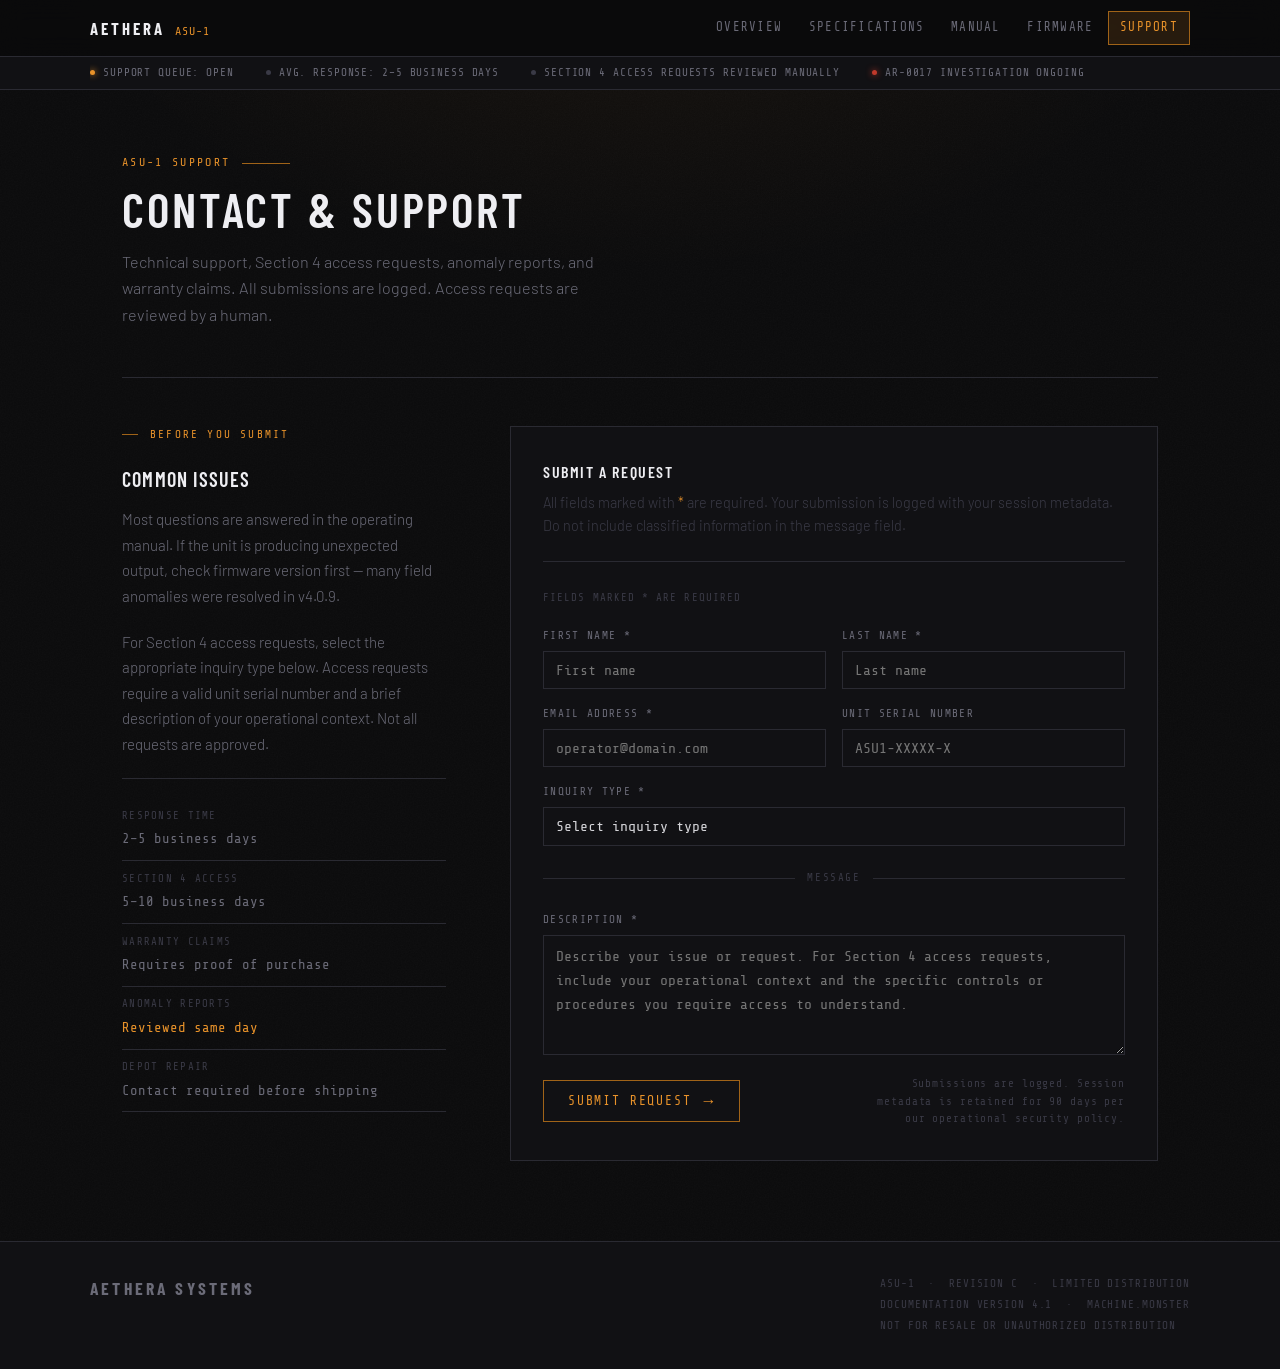
<file: support/index.html>
<!DOCTYPE html>
<html lang="en">
<head>
  <meta charset="UTF-8">
  <meta name="viewport" content="width=device-width, initial-scale=1.0">
  <title>Support — AETHERA ASU-1</title>
  <link rel="stylesheet" href="../style.css">
</head>
<body>

  <header class="site-header">
    <div class="header-inner">
      <a href="../" class="wordmark">
        <span class="brand">Aethera</span>
        <span class="model">ASU-1</span>
      </a>
      <nav>
        <ul>
          <li><a href="../">Overview</a></li>
          <li><a href="../specifications/">Specifications</a></li>
          <li><a href="../manual/">Manual</a></li>
          <li><a href="../firmware/">Firmware</a></li>
          <li><a href="../support/" class="active">Support</a></li>
        </ul>
      </nav>
      <button class="nav-toggle" aria-label="Toggle navigation" aria-expanded="false">
        <span class="nav-toggle-bar"></span>
        <span class="nav-toggle-bar"></span>
        <span class="nav-toggle-bar"></span>
      </button>
    </div>
  </header>

  <div class="status-bar">
    <div class="status-bar-inner">
      <div class="status-item"><span class="status-dot"></span> Support queue: open</div>
      <div class="status-item"><span class="status-dot dim"></span> Avg. response: 2–5 business days</div>
      <div class="status-item"><span class="status-dot dim"></span> Section 4 access requests reviewed manually</div>
      <div class="status-item"><span class="status-dot red"></span> AR-0017 investigation ongoing</div>
    </div>
  </div>

  <main>
    <div class="site-wrapper">
      <div class="page-hero">
        <div class="eyebrow">ASU-1 Support</div>
        <h1>Contact &amp; Support</h1>
        <p class="subtitle">Technical support, Section 4 access requests, anomaly reports, and warranty claims. All submissions are logged. Access requests are reviewed by a human.</p>
      </div>

      <div class="support-layout">

        <div class="support-sidebar">
          <div class="section-label">Before You Submit</div>
          <h2>Common issues</h2>
          <p>Most questions are answered in the operating manual. If the unit is producing unexpected output, check firmware version first — many field anomalies were resolved in v4.0.9.</p>
          <p>For Section 4 access requests, select the appropriate inquiry type below. Access requests require a valid unit serial number and a brief description of your operational context. Not all requests are approved.</p>

          <ul class="contact-meta">
            <li>
              <span class="meta-label">Response Time</span>
              <span class="meta-value">2–5 business days</span>
            </li>
            <li>
              <span class="meta-label">Section 4 Access</span>
              <span class="meta-value">5–10 business days</span>
            </li>
            <li>
              <span class="meta-label">Warranty Claims</span>
              <span class="meta-value">Requires proof of purchase</span>
            </li>
            <li>
              <span class="meta-label">Anomaly Reports</span>
              <span class="meta-value amber">Reviewed same day</span>
            </li>
            <li>
              <span class="meta-label">Depot Repair</span>
              <span class="meta-value">Contact required before shipping</span>
            </li>
          </ul>
        </div>

        <div>
          <div class="form-section">
            <div class="form-section-title">Submit a Request</div>
            <div class="form-section-sub">All fields marked with <span class="c-amber">*</span> are required. Your submission is logged with your session metadata. Do not include classified information in the message field.</div>

            <div class="required-note">Fields marked <span>*</span> are required</div>

            <div id="support-form">
              <div class="form-grid">
                <div class="form-field">
                  <label>First Name *</label>
                  <input type="text" id="fname" placeholder="First name" autocomplete="off">
                </div>
                <div class="form-field">
                  <label>Last Name *</label>
                  <input type="text" id="lname" placeholder="Last name" autocomplete="off">
                </div>
                <div class="form-field">
                  <label>Email Address *</label>
                  <input type="text" id="email" placeholder="operator@domain.com" autocomplete="off">
                </div>
                <div class="form-field">
                  <label>Unit Serial Number</label>
                  <input type="text" id="serial" placeholder="ASU1-XXXXX-X" autocomplete="off">
                </div>
              </div>

              <div class="form-grid">
                <div class="form-field full">
                  <label>Inquiry Type *</label>
                  <select id="inquiry-type">
                    <option value="">Select inquiry type</option>
                    <option value="technical">Technical support</option>
                    <option value="section4">Section 4 access request</option>
                    <option value="anomaly">Anomaly report</option>
                    <option value="warranty">Warranty claim</option>
                    <option value="firmware">Firmware issue</option>
                    <option value="other">Other</option>
                  </select>
                </div>
              </div>

              <div class="form-divider">Message</div>

              <div class="form-field form-field--spaced">
                <label>Description *</label>
                <textarea id="message" placeholder="Describe your issue or request. For Section 4 access requests, include your operational context and the specific controls or procedures you require access to understand."></textarea>
              </div>

              <div class="form-submit-row">
                <button class="submit-btn" onclick="submitForm()">
                  Submit Request
                  <span class="btn-arrow">→</span>
                </button>
                <span class="form-submit-note">Submissions are logged. Session metadata is retained for 90 days per our operational security policy.</span>
              </div>
            </div>

            <div class="confirmation-panel" id="confirmation">
              <div class="conf-header">
                <div>
                  <div class="conf-case" id="conf-case-num"></div>
                  <div class="conf-status">Submission Received</div>
                </div>
                <div class="conf-dot-status">
                  <span class="status-dot"></span> Logged
                </div>
              </div>
              <div class="conf-body" id="conf-body"></div>
              <div class="conf-footer" id="conf-footer"></div>
            </div>
          </div>
        </div>

      </div>
    </div>
  </main>

  <footer>
    <div class="footer-inner">
      <div class="footer-brand">Aethera Systems</div>
      <div class="footer-meta">
        ASU-1 &nbsp;·&nbsp; Revision C &nbsp;·&nbsp; Limited Distribution<br>
        Documentation version 4.1 &nbsp;·&nbsp; machine.monster<br>
        Not for resale or unauthorized distribution
      </div>
    </div>
  </footer>

  <script>
    const navToggle = document.querySelector('.nav-toggle');
    const siteHeader = document.querySelector('.site-header');
    navToggle.addEventListener('click', () => {
      const open = siteHeader.classList.toggle('nav-open');
      navToggle.setAttribute('aria-expanded', open);
    });
    document.addEventListener('click', e => {
      if (!siteHeader.contains(e.target)) {
        siteHeader.classList.remove('nav-open');
        navToggle.setAttribute('aria-expanded', 'false');
      }
    });

    function generateCase() {
      const chars = 'ABCDEFGHJKLMNPQRSTUVWXYZ0123456789';
      let id = 'CASE-';
      for (let i = 0; i < 8; i++) id += chars[Math.floor(Math.random() * chars.length)];
      return id;
    }

    const responses = {
      technical: {
        body: `<p>Your technical support request has been received and assigned to the field operations team. A support engineer will review your submission and contact you at the address provided.</p>
               <p>If your issue is related to anomalous unit behavior following a firmware update, please update your ticket to reference <strong>AR-0017</strong> and include your firmware version.</p>
               <p>Mean response time for technical inquiries is <strong>2–3 business days</strong>. Complex cases may require escalation to depot.</p>`,
        footer: 'Retain your case number for reference. Do not submit duplicate inquiries — this delays response for all operators.'
      },
      section4: {
        body: `<p>Your Section 4 access request has been received. These requests are reviewed manually and require verification of your operational context and unit registration.</p>
               <p>You will receive a follow-up communication within <strong>5–10 business days</strong>. In some cases, access is provided via a secure document transfer rather than direct web access.</p>
               <p><strong>Note:</strong> Section 4 access is not granted based on curiosity alone. If your operational context does not require knowledge of the ASU-1's primary operating principles, your request may be declined. This is not a judgment. It is a precaution.</p>`,
        footer: 'Access decisions are logged. Approved access is non-transferable and unit-specific.'
      },
      anomaly: {
        body: `<p>Your anomaly report has been flagged for same-day review. The field operations team will contact you within <strong>24 hours</strong>.</p>
               <p><strong>If your unit activated EMIT without manual input:</strong> This behavior was identified in v4.0.9 and corrected. Update your firmware immediately if you have not done so. Reference <strong>AR-0017</strong>.</p>
               <p>If you experienced behavior not related to EMIT activation, your report will be evaluated against the existing anomaly database. If your experience matches an open investigation, you will be notified.</p>
               <p>We take anomaly reports seriously. Every report on file has been reviewed by at least two engineers.</p>`,
        footer: 'Anomaly reports are retained indefinitely. They have contributed to three firmware corrections since 2023.'
      },
      warranty: {
        body: `<p>Your warranty claim has been received. The warranty team will review your submission and contact you to confirm eligibility and arrange service.</p>
               <p>Please do not ship the unit until you receive explicit instructions. Unsolicited shipments cannot be accepted and will be returned.</p>
               <p>Standard warranty processing takes <strong>7–10 business days</strong> from confirmation of eligibility. Depot repair and return typically adds 2–3 weeks depending on your location.</p>`,
        footer: 'Proof of purchase is required for all warranty claims. Serial number verification will be completed before service begins.'
      },
      firmware: {
        body: `<p>Your firmware issue report has been received. Before a support engineer reviews your case, please confirm the following:</p>
               <p>1. You are running the latest firmware (v4.1.7). 2. You installed via authenticated USB-C transfer, not via third-party tools. 3. You allowed the POST sequence to complete fully before operating controls.</p>
               <p>If you experienced autonomous control activation or unexpected EMIT behavior, reference <strong>AR-0017</strong> in your follow-up.</p>`,
        footer: 'Firmware issues that cannot be resolved remotely may require depot-level evaluation.'
      },
      other: {
        body: `<p>Your submission has been received and logged. It will be reviewed within <strong>2–5 business days</strong> and routed to the appropriate team.</p>
               <p>If your inquiry involves something you cannot categorize or describe precisely, that is not unusual. Submit what you have. The support team is experienced with submissions that are difficult to articulate.</p>`,
        footer: 'All submissions are reviewed. None are discarded without evaluation.'
      }
    };

    function submitForm() {
      const fname = document.getElementById('fname').value.trim();
      const email = document.getElementById('email').value.trim();
      const type = document.getElementById('inquiry-type').value;
      const message = document.getElementById('message').value.trim();

      if (!fname || !email || !type || !message) {
        // Shake the button
        const btn = document.querySelector('.submit-btn');
        btn.style.borderColor = 'var(--red)';
        btn.style.color = 'var(--red)';
        setTimeout(() => {
          btn.style.borderColor = '';
          btn.style.color = '';
        }, 1200);
        return;
      }

      const caseNum = generateCase();
      const now = new Date();
      const pad = n => String(n).padStart(2,'0');
      const timestamp = `${now.getFullYear()}-${pad(now.getMonth()+1)}-${pad(now.getDate())} ${pad(now.getHours())}:${pad(now.getMinutes())} UTC`;

      document.getElementById('conf-case-num').textContent = caseNum;

      const r = responses[type] || responses.other;
      document.getElementById('conf-body').innerHTML = r.body;
      document.getElementById('conf-footer').textContent =
        `${caseNum} · Submitted ${timestamp} · ${r.footer}`;

      document.getElementById('support-form').style.display = 'none';
      const panel = document.getElementById('confirmation');
      panel.style.display = 'block';
      panel.style.opacity = '0';
      panel.style.transition = 'opacity 0.5s';
      setTimeout(() => { panel.style.opacity = '1'; }, 50);
    }
  </script>

</body>
</html>
</file>
<file: style.css>
@import url('https://fonts.googleapis.com/css2?family=Barlow+Condensed:wght@300;400;500;600;700&family=Barlow:wght@300;400;500&family=Share+Tech+Mono&display=swap');

:root {
  --bg: #0a0a0b;
  --bg2: #111114;
  --bg3: #17171c;
  --surface: #1c1c22;
  --border: #2a2a32;
  --border2: #3a3a46;
  --text: #d4d4d8;
  --text-dim: #6b6b78;
  --text-faint: #3a3a46;
  --amber: #e8922a;
  --amber-dim: #a06318;
  --amber-glow: #e8922a22;
  --silver: #b0b0bc;
  --white: #eeeef2;
  --red: #c0392b;
  --mono: 'Share Tech Mono', 'Courier New', monospace;
  --sans: 'Barlow', sans-serif;
  --condensed: 'Barlow Condensed', sans-serif;
}

*,
*::before,
*::after {
  box-sizing: border-box;
  margin: 0;
  padding: 0;
}

html {
  font-size: 16px;
  background: var(--bg);
  color: var(--text);
  scroll-behavior: smooth;
}

body {
  font-family: var(--sans);
  font-weight: 300;
  line-height: 1.6;
  min-height: 100vh;
  background-color: var(--bg);
  background-image:
    radial-gradient(ellipse 80% 50% at 50% -10%, rgba(232, 146, 42, 0.07) 0%, transparent 60%),
    url("data:image/svg+xml,%3Csvg xmlns='http://www.w3.org/2000/svg' width='400' height='400'%3E%3Cfilter id='n'%3E%3CfeTurbulence type='fractalNoise' baseFrequency='0.75' numOctaves='4' stitchTiles='stitch'/%3E%3CfeColorMatrix type='saturate' values='0'/%3E%3C/filter%3E%3Crect width='400' height='400' filter='url(%23n)' opacity='0.03'/%3E%3C/svg%3E");
}

/* Scrollbar */
::-webkit-scrollbar {
  width: 4px;
}

::-webkit-scrollbar-track {
  background: var(--bg);
}

::-webkit-scrollbar-thumb {
  background: var(--border2);
}

/* ─── LAYOUT ─── */
.site-wrapper {
  max-width: 1100px;
  margin: 0 auto;
  padding: 0 2rem;
}

/* ─── HEADER / NAV ─── */
.site-header {
  position: sticky;
  top: 0;
  z-index: 100;
  background: rgba(10, 10, 11, 0.92);
  backdrop-filter: blur(12px);
  border-bottom: 1px solid var(--border);
  padding: 0 2rem;
}

.header-inner {
  max-width: 1100px;
  margin: 0 auto;
  display: flex;
  align-items: center;
  justify-content: space-between;
  height: 56px;
  gap: 2rem;
}

.wordmark {
  display: flex;
  align-items: baseline;
  gap: 0.6rem;
  text-decoration: none;
  flex-shrink: 0;
}

.wordmark .brand {
  font-family: var(--condensed);
  font-weight: 700;
  font-size: 1.05rem;
  letter-spacing: 0.18em;
  color: var(--white);
  text-transform: uppercase;
}

.wordmark .model {
  font-family: var(--mono);
  font-size: 0.73rem;
  color: var(--amber);
  letter-spacing: 0.1em;
}

nav ul {
  list-style: none;
  display: flex;
  gap: 0.15rem;
}

nav ul li a {
  font-family: var(--mono);
  font-size: 0.78rem;
  letter-spacing: 0.1em;
  color: var(--text-dim);
  text-decoration: none;
  text-transform: uppercase;
  padding: 0.35rem 0.7rem;
  border: 1px solid transparent;
  transition: color 0.2s, border-color 0.2s, background 0.2s;
  display: block;
}

nav ul li a:hover {
  color: var(--amber);
  border-color: var(--border);
  background: var(--surface);
}

nav ul li a.active {
  color: var(--amber);
  border-color: var(--amber-dim);
  background: var(--amber-glow);
}

/* ─── NAV TOGGLE (hamburger) ─── */
.nav-toggle {
  display: none;
  flex-direction: column;
  justify-content: center;
  align-items: center;
  gap: 5px;
  width: 36px;
  height: 36px;
  background: transparent;
  border: 1px solid var(--border);
  cursor: pointer;
  padding: 0;
  flex-shrink: 0;
  transition: border-color 0.2s;
}

.nav-toggle:hover {
  border-color: var(--amber-dim);
}

.nav-toggle-bar {
  display: block;
  width: 16px;
  height: 1px;
  background: var(--text-dim);
  transition: background 0.2s;
}

.site-header.nav-open .nav-toggle {
  border-color: var(--amber-dim);
}

.site-header.nav-open .nav-toggle-bar {
  background: var(--amber);
}

/* ─── STATUS BAR ─── */
.status-bar {
  background: var(--bg2);
  border-bottom: 1px solid var(--border);
  padding: 0 2rem;
}

.status-bar-inner {
  max-width: 1100px;
  margin: 0 auto;
  display: flex;
  align-items: center;
  gap: 2rem;
  height: 32px;
  overflow: hidden;
}

.status-item {
  display: flex;
  align-items: center;
  gap: 0.5rem;
  font-family: var(--mono);
  font-size: 0.69rem;
  color: var(--text-dim);
  letter-spacing: 0.08em;
  white-space: nowrap;
  text-transform: uppercase;
}

.status-dot {
  width: 5px;
  height: 5px;
  border-radius: 50%;
  background: var(--amber);
  box-shadow: 0 0 6px var(--amber);
  animation: pulse 2.4s ease-in-out infinite;
  flex-shrink: 0;
}

.status-dot.red {
  background: var(--red);
  box-shadow: 0 0 6px var(--red);
}

.status-dot.dim {
  background: var(--border2);
  box-shadow: none;
  animation: none;
}

@keyframes pulse {

  0%,
  100% {
    opacity: 1;
  }

  50% {
    opacity: 0.4;
  }
}

/* ─── PAGE HERO ─── */
.page-hero {
  padding: 4rem 0 3rem;
  border-bottom: 1px solid var(--border);
  margin-bottom: 3rem;
}

.page-hero .eyebrow {
  font-family: var(--mono);
  font-size: 0.73rem;
  letter-spacing: 0.2em;
  text-transform: uppercase;
  color: var(--amber);
  margin-bottom: 0.75rem;
  display: flex;
  align-items: center;
  gap: 0.75rem;
}

.page-hero .eyebrow::after {
  content: '';
  display: block;
  height: 1px;
  width: 48px;
  background: var(--amber-dim);
}

.page-hero h1 {
  font-family: var(--condensed);
  font-weight: 600;
  font-size: 3rem;
  letter-spacing: 0.06em;
  text-transform: uppercase;
  color: var(--white);
  line-height: 1;
  margin-bottom: 1rem;
}

.page-hero .subtitle {
  font-size: 1.01rem;
  color: var(--text-dim);
  max-width: 520px;
  line-height: 1.65;
}

/* ─── SECTION HEADERS ─── */
.section-label {
  font-family: var(--mono);
  font-size: 0.69rem;
  letter-spacing: 0.2em;
  text-transform: uppercase;
  color: var(--amber);
  margin-bottom: 1.25rem;
  display: flex;
  align-items: center;
  gap: 0.75rem;
}

.section-label::before {
  content: '';
  display: block;
  width: 16px;
  height: 1px;
  background: var(--amber-dim);
}

h2 {
  font-family: var(--condensed);
  font-weight: 600;
  font-size: 1.5rem;
  letter-spacing: 0.06em;
  text-transform: uppercase;
  color: var(--white);
  margin-bottom: 1rem;
}

h3 {
  font-family: var(--condensed);
  font-weight: 500;
  font-size: 1.05rem;
  letter-spacing: 0.08em;
  text-transform: uppercase;
  color: var(--silver);
  margin-bottom: 0.5rem;
}

p {
  font-size: 1.01rem;
  line-height: 1.75;
  color: var(--text);
  margin-bottom: 1rem;
}

p:last-child {
  margin-bottom: 0;
}

/* ─── SPEC TABLE ─── */
.spec-table {
  width: 100%;
  border-collapse: collapse;
  font-family: var(--mono);
  font-size: 0.87rem;
  margin-bottom: 2.5rem;
}

.spec-table tr {
  border-bottom: 1px solid var(--border);
}

.spec-table tr:first-child {
  border-top: 1px solid var(--border);
}

.spec-table tr:hover td {
  background: var(--surface);
}

.spec-table td {
  padding: 0.7rem 0.5rem;
  vertical-align: top;
  transition: background 0.15s;
}

.spec-table td:first-child {
  color: var(--text-dim);
  width: 38%;
  padding-right: 1.5rem;
  letter-spacing: 0.06em;
  text-transform: uppercase;
  font-size: 0.76rem;
}

.spec-table td:last-child {
  color: var(--text);
}

.spec-table td .redacted {
  background: var(--border2);
  color: transparent;
  user-select: none;
  letter-spacing: 0;
  border-radius: 2px;
  padding: 0 4px;
  cursor: not-allowed;
}

.spec-table td .amber {
  color: var(--amber);
}

/* ─── CARDS / PANELS ─── */
.panel {
  background: var(--bg2);
  border: 1px solid var(--border);
  padding: 1.5rem;
  margin-bottom: 1.25rem;
}

.panel-title {
  font-family: var(--condensed);
  font-weight: 600;
  font-size: 0.95rem;
  letter-spacing: 0.12em;
  text-transform: uppercase;
  color: var(--silver);
  margin-bottom: 0.75rem;
  display: flex;
  align-items: center;
  justify-content: space-between;
}

.panel-title .panel-tag {
  font-family: var(--mono);
  font-size: 0.67rem;
  padding: 0.15rem 0.5rem;
  border: 1px solid var(--border2);
  color: var(--text-dim);
  letter-spacing: 0.1em;
}

.panel-title .panel-tag.warn {
  border-color: var(--red);
  color: var(--red);
}

.panel-title .panel-tag.ok {
  border-color: var(--amber-dim);
  color: var(--amber);
}

.panel p {
  font-size: 0.95rem;
  color: var(--text-dim);
}

/* ─── WARNING BLOCK ─── */
.warning-block {
  border: 1px solid var(--red);
  background: rgba(192, 57, 43, 0.06);
  padding: 1rem 1.25rem;
  margin-bottom: 1.5rem;
  display: flex;
  gap: 1rem;
  align-items: flex-start;
}

.warning-block .warn-icon {
  font-family: var(--mono);
  font-size: 0.78rem;
  color: var(--red);
  flex-shrink: 0;
  padding-top: 0.1rem;
  letter-spacing: 0.1em;
}

.warning-block .warn-text {
  font-size: 0.92rem;
  color: var(--text);
  line-height: 1.65;
}

.warning-block .warn-text strong {
  color: var(--red);
  font-weight: 500;
  font-family: var(--condensed);
  letter-spacing: 0.08em;
  text-transform: uppercase;
  font-size: 0.95rem;
}

/* ─── NOTICE BLOCK ─── */
.notice-block {
  border: 1px solid var(--amber-dim);
  background: var(--amber-glow);
  padding: 1rem 1.25rem;
  margin-bottom: 1.5rem;
  display: flex;
  gap: 1rem;
  align-items: flex-start;
}

.notice-block .notice-icon {
  font-family: var(--mono);
  font-size: 0.78rem;
  color: var(--amber);
  flex-shrink: 0;
  padding-top: 0.1rem;
  letter-spacing: 0.1em;
}

.notice-block .notice-text {
  font-size: 0.92rem;
  color: var(--text);
  line-height: 1.65;
}

.notice-block .notice-text strong {
  color: var(--amber);
  font-weight: 500;
}

/* ─── FIRMWARE LOG ─── */
.fw-entry {
  border-bottom: 1px solid var(--border);
  padding: 1.5rem 0;
}

.fw-entry:first-child {
  border-top: 1px solid var(--border);
}

.fw-header {
  display: flex;
  align-items: baseline;
  gap: 1rem;
  margin-bottom: 0.75rem;
  flex-wrap: wrap;
}

.fw-version {
  font-family: var(--mono);
  font-size: 1.01rem;
  color: var(--amber);
  letter-spacing: 0.05em;
}

.fw-date {
  font-family: var(--mono);
  font-size: 0.76rem;
  color: var(--text-dim);
  letter-spacing: 0.08em;
}

.fw-tag {
  font-family: var(--mono);
  font-size: 0.65rem;
  padding: 0.15rem 0.45rem;
  border: 1px solid var(--border2);
  color: var(--text-dim);
  letter-spacing: 0.1em;
  text-transform: uppercase;
}

.fw-tag.critical {
  border-color: var(--red);
  color: var(--red);
}

.fw-tag.stable {
  border-color: var(--amber-dim);
  color: var(--amber);
}

.fw-changes {
  list-style: none;
}

.fw-changes li {
  font-size: 0.93rem;
  color: var(--text-dim);
  padding: 0.22rem 0;
  padding-left: 1.25rem;
  position: relative;
  line-height: 1.55;
}

.fw-changes li::before {
  content: '—';
  position: absolute;
  left: 0;
  color: var(--text-faint);
  font-family: var(--mono);
}

.fw-changes li.anomaly {
  color: var(--text);
}

.fw-changes li.anomaly::before {
  content: '!';
  color: var(--amber);
}

.fw-changes li.redact {
  color: var(--text-faint);
  font-style: italic;
}

/* ─── FORM ─── */
.form-grid {
  display: grid;
  grid-template-columns: 1fr 1fr;
  gap: 1rem;
  margin-bottom: 1rem;
}

@media (max-width: 600px) {
  .form-grid {
    grid-template-columns: 1fr;
  }
}

.form-field {
  display: flex;
  flex-direction: column;
  gap: 0.4rem;
}

.form-field.full {
  grid-column: 1 / -1;
}

.form-field label {
  font-family: var(--mono);
  font-size: 0.69rem;
  letter-spacing: 0.12em;
  text-transform: uppercase;
  color: var(--text-dim);
}

.form-field input,
.form-field select,
.form-field textarea {
  background: var(--bg2);
  border: 1px solid var(--border);
  color: var(--text);
  font-family: var(--mono);
  font-size: 0.92rem;
  padding: 0.6rem 0.75rem;
  outline: none;
  transition: border-color 0.2s, background 0.2s;
  width: 100%;
  appearance: none;
}

.form-field input:focus,
.form-field select:focus,
.form-field textarea:focus {
  border-color: var(--amber-dim);
  background: var(--surface);
}

.form-field textarea {
  resize: vertical;
  min-height: 120px;
  line-height: 1.6;
}

.form-field select option {
  background: var(--bg2);
}

.submit-btn {
  display: flex;
  align-items: center;
  gap: 0.75rem;
  background: transparent;
  border: 1px solid var(--amber-dim);
  color: var(--amber);
  font-family: var(--mono);
  font-size: 0.81rem;
  letter-spacing: 0.14em;
  text-transform: uppercase;
  padding: 0.65rem 1.5rem;
  cursor: pointer;
  transition: background 0.2s, border-color 0.2s, color 0.2s;
}

.submit-btn:hover {
  background: var(--amber-glow);
  border-color: var(--amber);
}

.submit-btn .btn-arrow {
  font-size: 1.01rem;
  transition: transform 0.2s;
}

.submit-btn:hover .btn-arrow {
  transform: translateX(4px);
}

.form-confirmation {
  display: none;
  margin-top: 1.5rem;
  border: 1px solid var(--border2);
  background: var(--bg2);
  padding: 1.25rem;
}

.form-confirmation .conf-id {
  font-family: var(--mono);
  font-size: 0.73rem;
  color: var(--amber);
  letter-spacing: 0.12em;
  margin-bottom: 0.5rem;
}

.form-confirmation .conf-text {
  font-size: 0.93rem;
  color: var(--text-dim);
  line-height: 1.65;
}

/* ─── MANUAL ─── */
.manual-section {
  margin-bottom: 3.5rem;
  padding-bottom: 3.5rem;
  border-bottom: 1px solid var(--border);
}

.manual-section:last-child {
  border-bottom: none;
}

.manual-section-num {
  font-family: var(--mono);
  font-size: 0.73rem;
  color: var(--amber);
  letter-spacing: 0.15em;
  margin-bottom: 0.5rem;
}

.manual-section h2 {
  font-size: 1.4rem;
  margin-bottom: 1.5rem;
}

.manual-section p {
  font-size: 0.99rem;
  line-height: 1.8;
  color: var(--text-dim);
}

.manual-section p strong {
  color: var(--text);
  font-weight: 500;
}

.step-list {
  list-style: none;
  counter-reset: step;
  margin: 1.25rem 0;
}

.step-list li {
  counter-increment: step;
  display: flex;
  gap: 1rem;
  margin-bottom: 0.75rem;
  font-size: 0.96rem;
  color: var(--text-dim);
  line-height: 1.65;
}

.step-list li::before {
  content: counter(step, decimal-leading-zero);
  font-family: var(--mono);
  font-size: 0.73rem;
  color: var(--amber);
  flex-shrink: 0;
  padding-top: 0.22rem;
  width: 2rem;
}

.locked-section {
  border: 1px solid var(--border2);
  background: var(--bg2);
  padding: 3rem 2rem;
  text-align: center;
  margin-top: 1rem;
}

.locked-section .lock-icon {
  font-family: var(--mono);
  font-size: 0.73rem;
  letter-spacing: 0.15em;
  color: var(--text-faint);
  text-transform: uppercase;
  margin-bottom: 1rem;
}

.locked-section .lock-msg {
  font-family: var(--condensed);
  font-size: 1rem;
  letter-spacing: 0.1em;
  text-transform: uppercase;
  color: var(--text-dim);
  margin-bottom: 0.5rem;
}

.locked-section .lock-sub {
  font-size: 0.87rem;
  color: var(--text-faint);
}

/* ─── GRID LAYOUTS ─── */
.two-col {
  display: grid;
  grid-template-columns: 1fr 1fr;
  gap: 1.25rem;
  margin-bottom: 2rem;
}

.three-col {
  display: grid;
  grid-template-columns: 1fr 1fr 1fr;
  gap: 1rem;
  margin-bottom: 2rem;
}

@media (max-width: 700px) {

  .two-col,
  .three-col {
    grid-template-columns: 1fr;
  }
}

/* ─── FOOTER ─── */
footer {
  border-top: 1px solid var(--border);
  padding: 2rem;
  margin-top: 5rem;
  background: var(--bg2);
}

.footer-inner {
  max-width: 1100px;
  margin: 0 auto;
  display: flex;
  justify-content: space-between;
  align-items: flex-start;
  gap: 2rem;
  flex-wrap: wrap;
}

.footer-brand {
  font-family: var(--condensed);
  font-weight: 700;
  font-size: 1.1rem;
  letter-spacing: 0.18em;
  text-transform: uppercase;
  color: var(--text-dim);
}

.footer-meta {
  font-family: var(--mono);
  font-size: 0.69rem;
  color: var(--text-faint);
  letter-spacing: 0.08em;
  line-height: 1.9;
  text-transform: uppercase;
}

/* ─── ANIMATIONS ─── */
main {
  animation: fadein 0.5s ease both;
}

@keyframes fadein {
  from {
    opacity: 0;
    transform: translateY(8px);
  }

  to {
    opacity: 1;
    transform: translateY(0);
  }
}

/* ─── DIVIDER ─── */
.rule {
  border: none;
  border-top: 1px solid var(--border);
  margin: 2.5rem 0;
}

/* ─── INLINE CODE ─── */
code {
  font-family: var(--mono);
  font-size: 0.82em;
  background: var(--surface);
  border: 1px solid var(--border);
  padding: 0.1em 0.4em;
  color: var(--amber);
}

/* ─── RESPONSIVE ─── */
@media (max-width: 600px) {
  .site-wrapper {
    padding: 0 1rem;
  }

  .page-hero h1 {
    font-size: 2.2rem;
  }

  nav ul li a {
    padding: 0.35rem 0.4rem;
    font-size: 0.69rem;
  }
}

/* ═══════════════════════════════════
   HOME PAGE
   ═══════════════════════════════════ */

.hero {
  min-height: calc(100vh - 89px);
  display: grid;
  grid-template-columns: 1fr 1fr;
  gap: 0;
  align-items: stretch;
}

.hero-left {
  display: flex;
  flex-direction: column;
  justify-content: center;
  padding: 5rem 3rem 5rem 0;
  border-right: 1px solid var(--border);
}

.hero-kicker {
  font-family: var(--mono);
  font-size: 0.69rem;
  letter-spacing: 0.25em;
  text-transform: uppercase;
  color: var(--amber);
  margin-bottom: 1.5rem;
  display: flex;
  align-items: center;
  gap: 0.75rem;
}

.hero-kicker::before {
  content: '';
  display: block;
  width: 24px;
  height: 1px;
  background: var(--amber);
}

.hero h1 {
  font-family: var(--condensed);
  font-weight: 700;
  font-size: 5.5rem;
  letter-spacing: 0.04em;
  text-transform: uppercase;
  line-height: 0.9;
  color: var(--white);
  margin-bottom: 0.35rem;
}

.hero h1 .model-line {
  display: block;
  font-size: 2.8rem;
  color: var(--silver);
  font-weight: 300;
  letter-spacing: 0.12em;
}

.hero-desc {
  margin-top: 2rem;
  font-size: 0.99rem;
  color: var(--text-dim);
  line-height: 1.75;
  max-width: 400px;
  border-left: 2px solid var(--border2);
  padding-left: 1rem;
}

.hero-links {
  display: flex;
  gap: 0.75rem;
  margin-top: 2.5rem;
  flex-wrap: wrap;
}

.btn-primary {
  font-family: var(--mono);
  font-size: 0.76rem;
  letter-spacing: 0.14em;
  text-transform: uppercase;
  color: var(--amber);
  border: 1px solid var(--amber-dim);
  padding: 0.6rem 1.25rem;
  text-decoration: none;
  transition: background 0.2s, border-color 0.2s;
  background: var(--amber-glow);
}

.btn-primary:hover {
  background: rgba(232, 146, 42, 0.15);
  border-color: var(--amber);
}

.btn-ghost {
  font-family: var(--mono);
  font-size: 0.76rem;
  letter-spacing: 0.14em;
  text-transform: uppercase;
  color: var(--text-dim);
  border: 1px solid var(--border);
  padding: 0.6rem 1.25rem;
  text-decoration: none;
  transition: border-color 0.2s, color 0.2s;
}

.btn-ghost:hover {
  border-color: var(--border2);
  color: var(--text);
}

.hero-right {
  display: flex;
  align-items: center;
  justify-content: center;
  padding: 3rem 0 3rem 3rem;
  position: relative;
  overflow: hidden;
}

.machine-img-wrap {
  position: relative;
  width: 100%;
  max-width: 550px;
}

.machine-img-wrap img {
  width: 100%;
  display: block;
  filter: drop-shadow(0 0 32px rgba(200, 160, 80, 0.1));
}

.machine-label {
  text-align: center;
  margin-top: 0.75rem;
  font-family: var(--mono);
  font-size: 0.65rem;
  color: var(--text-faint);
  letter-spacing: 0.12em;
  text-transform: uppercase;
}

.stats-row {
  border-top: 1px solid var(--border);
  border-bottom: 1px solid var(--border);
  background: var(--bg2);
}

.stats-inner {
  max-width: 1100px;
  margin: 0 auto;
  padding: 0 2rem;
  display: grid;
  grid-template-columns: repeat(4, 1fr);
}

.stat-item {
  padding: 1.75rem 1.5rem;
  border-right: 1px solid var(--border);
}

.stat-item:last-child {
  border-right: none;
}

.stat-value {
  font-family: var(--condensed);
  font-weight: 600;
  font-size: 1.8rem;
  letter-spacing: 0.04em;
  color: var(--white);
  line-height: 1;
  margin-bottom: 0.35rem;
}

.stat-value span {
  font-size: 1rem;
  color: var(--amber);
  font-weight: 300;
}

.stat-label {
  font-family: var(--mono);
  font-size: 0.67rem;
  letter-spacing: 0.12em;
  text-transform: uppercase;
  color: var(--text-faint);
}

.overview {
  padding: 5rem 0;
}

.overview-grid {
  display: grid;
  grid-template-columns: 1fr 1.8fr;
  gap: 4rem;
  align-items: start;
}

.overview-label-col {
  position: sticky;
  top: 88px;
}

.overview-label-col .section-label {
  margin-bottom: 1.5rem;
}

.overview-label-col h2 {
  font-size: 2rem;
  margin-bottom: 1rem;
}

.overview-label-col .nav-list {
  list-style: none;
  margin-top: 2rem;
  border-top: 1px solid var(--border);
  padding-top: 1.5rem;
}

.overview-label-col .nav-list li a {
  display: flex;
  align-items: center;
  gap: 0.75rem;
  padding: 0.5rem 0;
  font-family: var(--mono);
  font-size: 0.78rem;
  letter-spacing: 0.08em;
  color: var(--text-dim);
  text-decoration: none;
  text-transform: uppercase;
  border-bottom: 1px solid var(--border);
  transition: color 0.15s;
}

.overview-label-col .nav-list li a::before {
  content: '→';
  color: var(--amber);
  opacity: 0;
  transition: opacity 0.15s;
}

.overview-label-col .nav-list li a:hover {
  color: var(--amber);
}

.overview-label-col .nav-list li a:hover::before {
  opacity: 1;
}

.overview-content .panel {
  margin-bottom: 1rem;
}

.classification {
  display: inline-flex;
  align-items: center;
  gap: 0.5rem;
  border: 1px solid var(--border2);
  padding: 0.3rem 0.75rem;
  font-family: var(--mono);
  font-size: 0.67rem;
  letter-spacing: 0.15em;
  text-transform: uppercase;
  color: var(--text-dim);
  margin-top: 0.5rem;
}

.classification .cls-dot {
  width: 4px;
  height: 4px;
  border-radius: 50%;
  background: var(--amber);
  flex-shrink: 0;
}

.note-access {
  margin-top: 0.75rem;
  font-size: 0.87rem;
  color: var(--text-faint);
}

@media (max-width: 800px) {
  .hero {
    grid-template-columns: 1fr;
  }

  .hero-left {
    padding: 3rem 0;
    border-right: none;
    border-bottom: 1px solid var(--border);
  }

  .hero-right {
    padding: 2rem 0;
  }

  .hero h1 {
    font-size: 3.5rem;
  }

  .stats-inner {
    grid-template-columns: 1fr 1fr;
  }

  .overview-grid {
    grid-template-columns: 1fr;
  }

  .overview-label-col {
    position: static;
  }
}

/* ═══════════════════════════════════
   SPECIFICATIONS PAGE
   ═══════════════════════════════════ */

.spec-group {
  margin-bottom: 3rem;
}

.spec-group-header {
  display: flex;
  align-items: center;
  gap: 1rem;
  margin-bottom: 0;
}

.spec-group-header h2 {
  font-size: 1rem;
  margin-bottom: 0;
}

.spec-note {
  font-family: var(--mono);
  font-size: 0.78rem;
  color: var(--text-faint);
  margin-top: 0.4rem;
  font-style: italic;
  padding-left: 0.5rem;
  border-left: 2px solid var(--border);
}

.download-row {
  display: flex;
  gap: 0.75rem;
  margin-bottom: 2.5rem;
}

.dl-btn {
  display: flex;
  align-items: center;
  gap: 0.5rem;
  font-family: var(--mono);
  font-size: 0.73rem;
  letter-spacing: 0.1em;
  text-transform: uppercase;
  color: var(--text-dim);
  border: 1px solid var(--border);
  padding: 0.45rem 0.9rem;
  text-decoration: none;
  cursor: not-allowed;
  opacity: 0.5;
}

.compare-bar {
  background: var(--bg2);
  border: 1px solid var(--border);
  padding: 1rem 1.5rem;
  margin-bottom: 2.5rem;
  display: flex;
  align-items: center;
  justify-content: space-between;
  gap: 1rem;
  flex-wrap: wrap;
}

.compare-bar .cb-text {
  font-family: var(--mono);
  font-size: 0.76rem;
  color: var(--text-dim);
  letter-spacing: 0.08em;
}

.compare-bar .cb-text span {
  color: var(--amber);
}

.revision-badge {
  font-family: var(--mono);
  font-size: 0.67rem;
  letter-spacing: 0.12em;
  text-transform: uppercase;
  padding: 0.2rem 0.6rem;
  border: 1px solid var(--amber-dim);
  color: var(--amber);
  background: var(--amber-glow);
}

.spec-table--tight {
  margin-bottom: 1.5rem;
}

/* ═══════════════════════════════════
   MANUAL PAGE
   ═══════════════════════════════════ */

.manual-toc {
  background: var(--bg2);
  border: 1px solid var(--border);
  padding: 1.5rem;
  margin-bottom: 3rem;
}

.manual-toc .toc-title {
  font-family: var(--mono);
  font-size: 0.69rem;
  letter-spacing: 0.15em;
  text-transform: uppercase;
  color: var(--amber);
  margin-bottom: 1rem;
}

.manual-toc ol {
  list-style: none;
  counter-reset: toc;
}

.manual-toc ol li {
  counter-increment: toc;
  display: flex;
  align-items: baseline;
  gap: 0.75rem;
  padding: 0.4rem 0;
  border-bottom: 1px solid var(--border);
  font-family: var(--mono);
  font-size: 0.84rem;
}

.manual-toc ol li:last-child {
  border-bottom: none;
}

.manual-toc ol li::before {
  content: "§" counter(toc);
  color: var(--text-faint);
  flex-shrink: 0;
  width: 2rem;
  font-size: 0.73rem;
}

.manual-toc ol li a {
  color: var(--text-dim);
  text-decoration: none;
  text-transform: uppercase;
  letter-spacing: 0.08em;
  transition: color 0.15s;
}

.manual-toc ol li a:hover {
  color: var(--amber);
}

.manual-toc ol li.locked a {
  color: var(--text-faint);
  cursor: not-allowed;
  pointer-events: none;
}

.manual-toc ol li .toc-lock {
  font-size: 0.67rem;
  color: var(--red);
  letter-spacing: 0.1em;
  border: 1px solid var(--red);
  padding: 0.1rem 0.35rem;
  margin-left: auto;
}

.manual-toc ol li .toc-page {
  font-size: 0.67rem;
  color: var(--text-faint);
  margin-left: auto;
}

.control-ref {
  display: inline-flex;
  align-items: center;
  gap: 0.35rem;
  background: var(--surface);
  border: 1px solid var(--border2);
  font-family: var(--mono);
  font-size: 0.81rem;
  padding: 0.1rem 0.5rem;
  color: var(--silver);
  white-space: nowrap;
}

.step-list li strong {
  color: var(--text);
  font-weight: 500;
}

.locked-section .lock-glyph {
  font-family: var(--mono);
  font-size: 0.67rem;
  letter-spacing: 0.2em;
  color: var(--text-faint);
  text-transform: uppercase;
  margin-bottom: 1.5rem;
  display: flex;
  align-items: center;
  justify-content: center;
  gap: 0.75rem;
}

.locked-section .lock-glyph::before,
.locked-section .lock-glyph::after {
  content: '';
  display: block;
  flex: 1;
  max-width: 60px;
  height: 1px;
  background: var(--border);
}

.locked-section .lock-title {
  font-family: var(--condensed);
  font-weight: 600;
  font-size: 1.1rem;
  letter-spacing: 0.12em;
  text-transform: uppercase;
  color: var(--text-dim);
  margin-bottom: 0.75rem;
}

.locked-section .lock-body {
  font-size: 0.93rem;
  color: var(--text-faint);
  max-width: 380px;
  margin: 0 auto 1.5rem;
  line-height: 1.7;
}

.locked-section .lock-action {
  display: inline-flex;
  align-items: center;
  gap: 0.5rem;
  font-family: var(--mono);
  font-size: 0.73rem;
  letter-spacing: 0.12em;
  text-transform: uppercase;
  color: var(--amber);
  border: 1px solid var(--amber-dim);
  padding: 0.5rem 1rem;
  text-decoration: none;
  transition: background 0.2s;
  background: var(--amber-glow);
}

.locked-section .lock-action:hover {
  background: rgba(232, 146, 42, 0.15);
}

.locked-section .lock-case {
  margin-top: 1.25rem;
  font-family: var(--mono);
  font-size: 0.67rem;
  color: var(--text-faint);
  letter-spacing: 0.08em;
}

/* ═══════════════════════════════════
   FIRMWARE PAGE
   ═══════════════════════════════════ */

.fw-meta-bar {
  display: flex;
  gap: 2rem;
  margin-bottom: 2.5rem;
  padding-bottom: 2rem;
  border-bottom: 1px solid var(--border);
  flex-wrap: wrap;
}

.fw-meta-item {
  display: flex;
  flex-direction: column;
  gap: 0.3rem;
}

.fw-meta-item .fw-meta-label {
  font-family: var(--mono);
  font-size: 0.67rem;
  letter-spacing: 0.12em;
  text-transform: uppercase;
  color: var(--text-faint);
}

.fw-meta-item .fw-meta-value {
  font-family: var(--mono);
  font-size: 0.99rem;
  color: var(--text);
}

.fw-meta-item .fw-meta-value.amber {
  color: var(--amber);
}

.fw-download-wrap {
  margin-left: auto;
  display: flex;
  align-items: center;
}

.fw-install-btn {
  display: inline-flex;
  align-items: center;
  gap: 0.5rem;
  font-family: var(--mono);
  font-size: 0.73rem;
  letter-spacing: 0.12em;
  text-transform: uppercase;
  color: var(--amber);
  border: 1px solid var(--amber-dim);
  padding: 0.5rem 1rem;
  background: var(--amber-glow);
  cursor: not-allowed;
  opacity: 0.7;
}

.anomaly-note {
  margin-top: 0.75rem;
  border: 1px solid var(--amber-dim);
  background: var(--amber-glow);
  padding: 0.75rem 1rem;
  font-family: var(--mono);
  font-size: 0.81rem;
  color: var(--text-dim);
  line-height: 1.65;
}

.anomaly-note .an-label {
  color: var(--amber);
  letter-spacing: 0.1em;
  text-transform: uppercase;
  display: block;
  margin-bottom: 0.35rem;
  font-size: 0.69rem;
}

/* ═══════════════════════════════════
   SUPPORT PAGE
   ═══════════════════════════════════ */

.support-layout {
  display: grid;
  grid-template-columns: 1fr 2fr;
  gap: 4rem;
  align-items: start;
}

.support-sidebar {
  position: sticky;
  top: 88px;
}

.support-sidebar h2 {
  font-size: 1.25rem;
  margin-bottom: 0.75rem;
}

.support-sidebar p {
  font-size: 0.94rem;
  color: var(--text-dim);
  line-height: 1.7;
  margin-bottom: 1.25rem;
}

.contact-meta {
  list-style: none;
  border-top: 1px solid var(--border);
  padding-top: 1.25rem;
  margin-top: 1.25rem;
}

.contact-meta li {
  display: flex;
  flex-direction: column;
  gap: 0.2rem;
  padding: 0.6rem 0;
  border-bottom: 1px solid var(--border);
}

.contact-meta li .meta-label {
  font-family: var(--mono);
  font-size: 0.67rem;
  letter-spacing: 0.12em;
  text-transform: uppercase;
  color: var(--text-faint);
}

.contact-meta li .meta-value {
  font-family: var(--mono);
  font-size: 0.87rem;
  color: var(--text-dim);
}

.contact-meta li .meta-value.amber {
  color: var(--amber);
}

.form-section {
  background: var(--bg2);
  border: 1px solid var(--border);
  padding: 2rem;
}

.form-section-title {
  font-family: var(--condensed);
  font-weight: 600;
  font-size: 1rem;
  letter-spacing: 0.1em;
  text-transform: uppercase;
  color: var(--white);
  margin-bottom: 0.4rem;
}

.form-section-sub {
  font-size: 0.9rem;
  color: var(--text-faint);
  margin-bottom: 1.75rem;
  padding-bottom: 1.5rem;
  border-bottom: 1px solid var(--border);
  line-height: 1.6;
}

.form-section-sub .c-amber,
.required-note .c-amber {
  color: var(--amber);
}

.required-note {
  font-family: var(--mono);
  font-size: 0.67rem;
  color: var(--text-faint);
  letter-spacing: 0.1em;
  margin-bottom: 1.25rem;
  text-transform: uppercase;
}

.form-divider {
  font-family: var(--mono);
  font-size: 0.67rem;
  letter-spacing: 0.15em;
  text-transform: uppercase;
  color: var(--text-faint);
  display: flex;
  align-items: center;
  gap: 0.75rem;
  margin: 1.5rem 0;
}

.form-divider::before,
.form-divider::after {
  content: '';
  flex: 1;
  height: 1px;
  background: var(--border);
}

.form-field--spaced {
  margin-bottom: 1.25rem;
}

.form-submit-row {
  display: flex;
  align-items: center;
  justify-content: space-between;
  flex-wrap: wrap;
  gap: 1rem;
}

.form-submit-note {
  font-family: var(--mono);
  font-size: 0.69rem;
  color: var(--text-faint);
  letter-spacing: 0.08em;
  line-height: 1.6;
  max-width: 260px;
  text-align: right;
}

.confirmation-panel {
  display: none;
  border: 1px solid var(--border2);
  background: var(--bg2);
  padding: 2rem;
  margin-top: 1.5rem;
}

.conf-header {
  display: flex;
  align-items: flex-start;
  justify-content: space-between;
  margin-bottom: 1.25rem;
  padding-bottom: 1.25rem;
  border-bottom: 1px solid var(--border);
  gap: 1rem;
}

.conf-case {
  font-family: var(--mono);
  font-size: 0.73rem;
  color: var(--amber);
  letter-spacing: 0.1em;
  margin-bottom: 0.25rem;
}

.conf-status {
  font-family: var(--condensed);
  font-weight: 600;
  font-size: 1rem;
  letter-spacing: 0.1em;
  text-transform: uppercase;
  color: var(--white);
}

.conf-dot-status {
  display: flex;
  align-items: center;
  gap: 0.5rem;
  font-family: var(--mono);
  font-size: 0.69rem;
  color: var(--amber);
  letter-spacing: 0.1em;
  flex-shrink: 0;
}

.conf-body {
  font-size: 0.94rem;
  color: var(--text-dim);
  line-height: 1.75;
}

.conf-body p {
  margin-bottom: 0.75rem;
  color: var(--text-dim);
  font-size: 0.94rem;
}

.conf-body p:last-child {
  margin-bottom: 0;
}

.conf-body p strong {
  color: var(--text);
  font-weight: 500;
}

.conf-footer {
  margin-top: 1.25rem;
  padding-top: 1.25rem;
  border-top: 1px solid var(--border);
  font-family: var(--mono);
  font-size: 0.69rem;
  color: var(--text-faint);
  letter-spacing: 0.08em;
  line-height: 1.8;
}

@media (max-width: 700px) {
  .support-layout {
    grid-template-columns: 1fr;
  }

  .support-sidebar {
    position: static;
  }
}

@media (max-width: 680px) {
  .nav-toggle {
    display: flex;
  }

  .site-header nav {
    display: none;
    position: absolute;
    top: 100%;
    left: 0;
    right: 0;
    background: rgba(10, 10, 11, 0.97);
    backdrop-filter: blur(12px);
    border-bottom: 1px solid var(--border);
    z-index: 99;
  }

  .site-header.nav-open nav {
    display: block;
  }

  .site-header nav ul {
    flex-direction: column;
    gap: 0;
    padding: 0.5rem 1.5rem 1.25rem;
  }

  .site-header nav ul li a {
    padding: 0.75rem 1rem;
    border: none;
    border-bottom: 1px solid var(--border);
    font-size: 0.78rem;
  }

  .site-header nav ul li:last-child a {
    border-bottom: none;
  }
}
</file>
